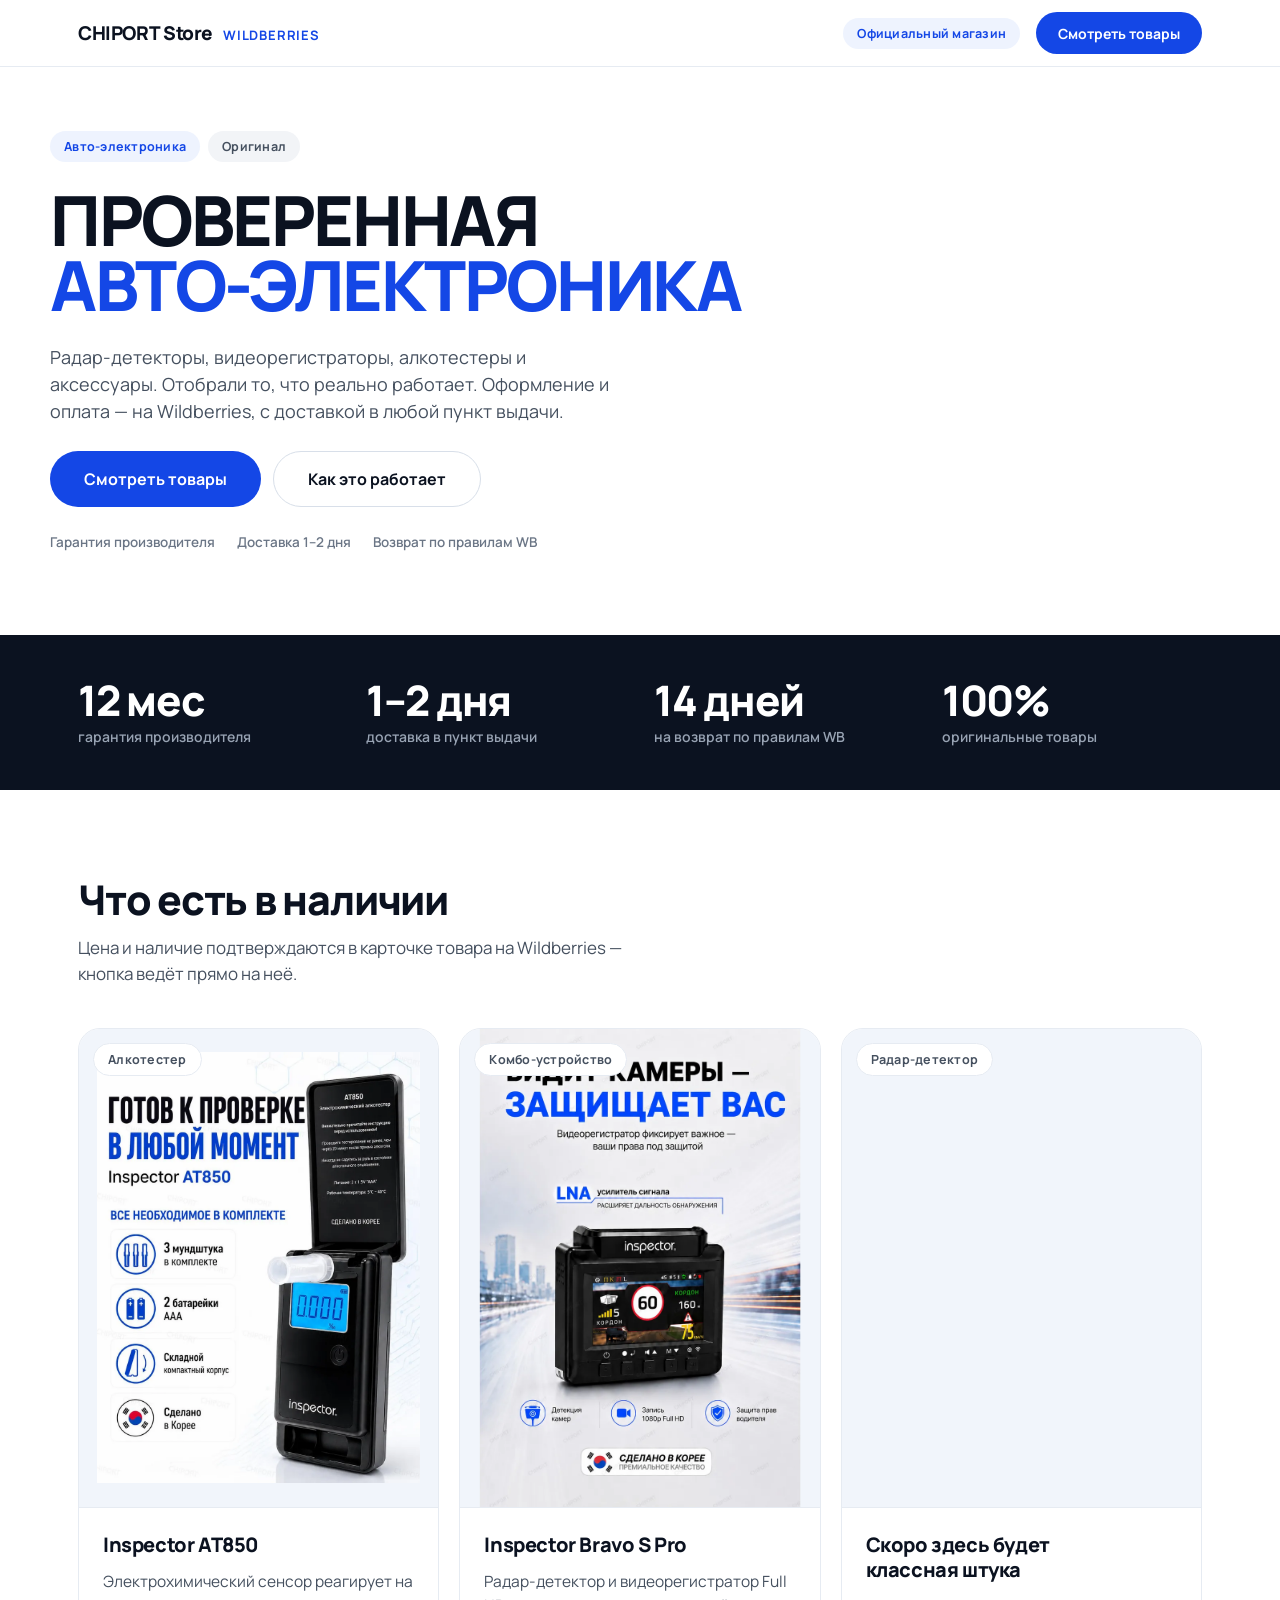
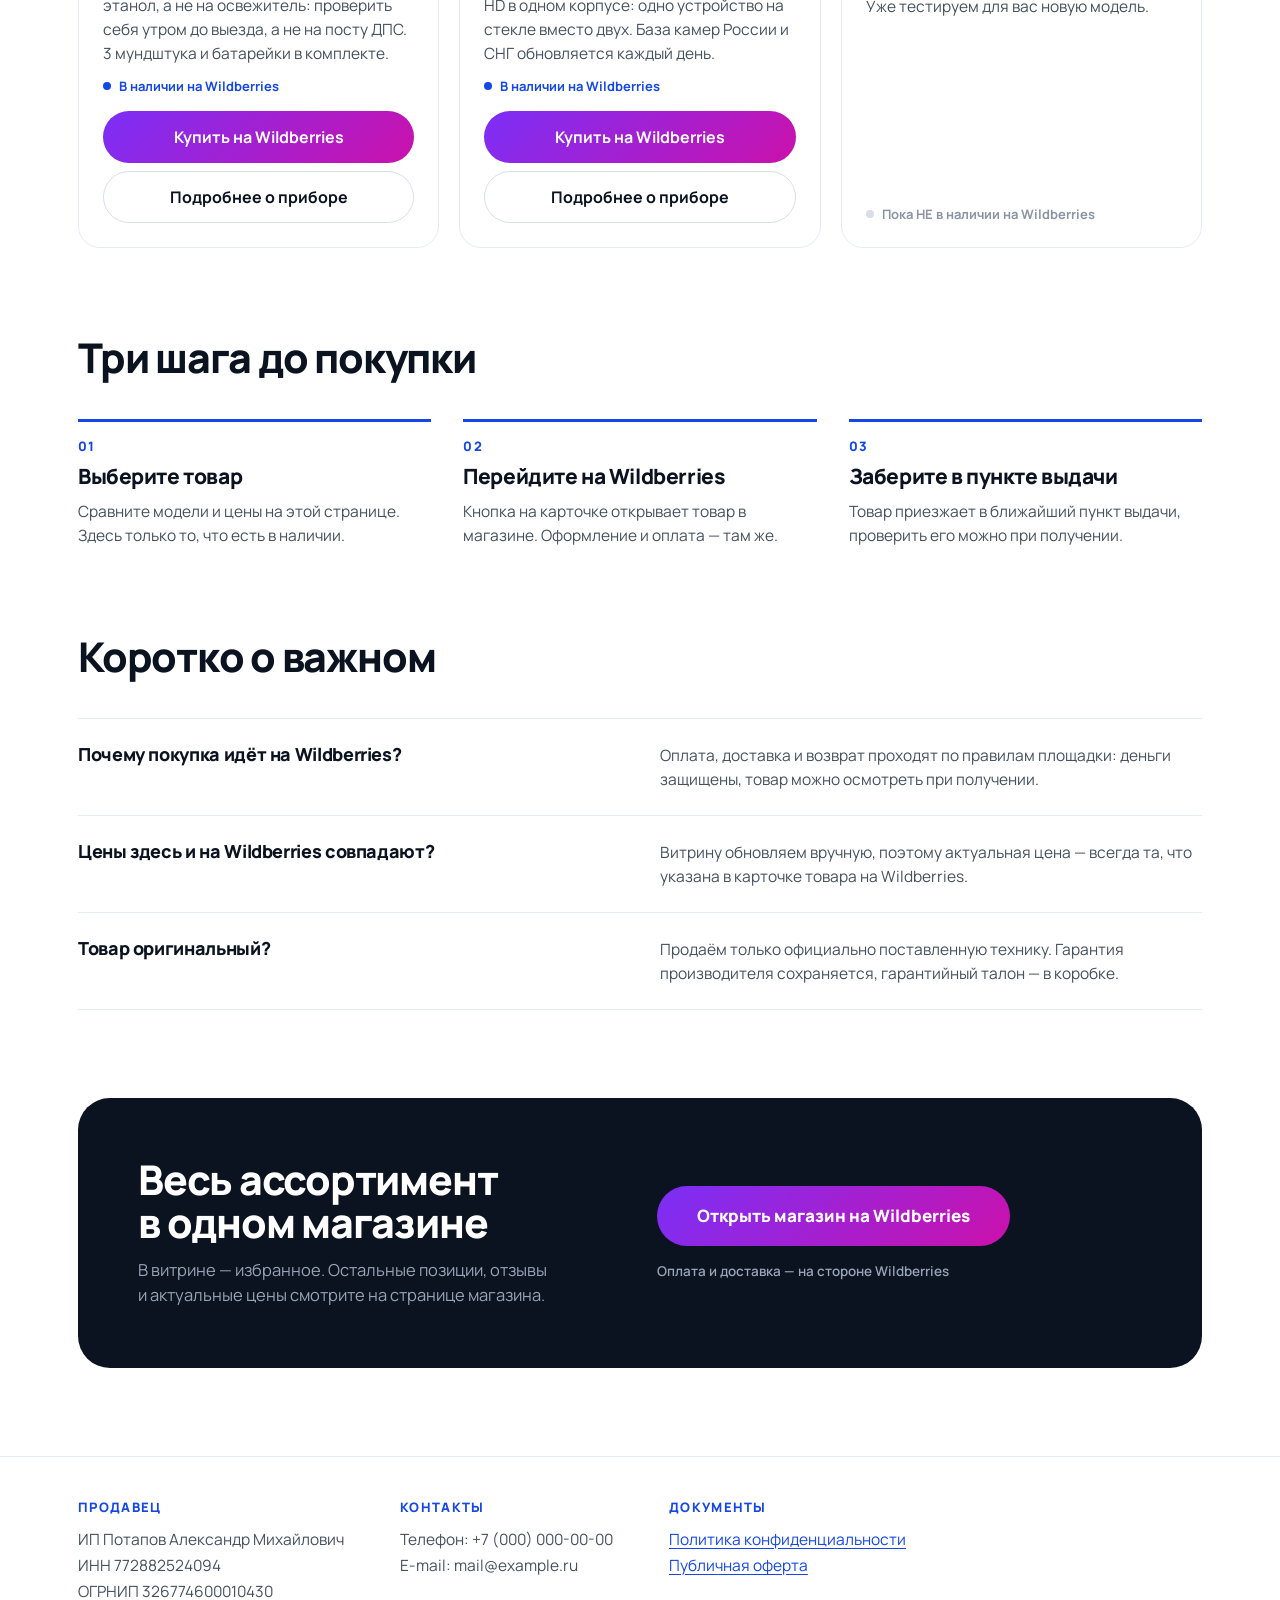
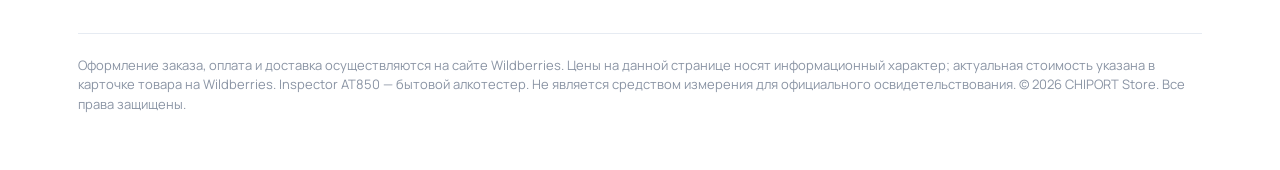
<file: index.html>
<!DOCTYPE html>
<html lang="ru">
<head>
<meta charset="UTF-8">
<meta name="viewport" content="width=device-width, initial-scale=1.0">
<!-- Подтверждение прав на сайт в Яндекс.Вебмастере. Должен лежать именно
     в исходном HTML: робот не выполняет JavaScript, поэтому через диспетчер
     тегов такой тег не работает. Не удалять — права слетят. -->
<meta name="yandex-verification" content="4a5c73cb21da2da2" />
<title>CHIPORT Store автогаджеты: комбо-устройства, радар-детекторы, видеорегистраторы, алкотестеры</title>
<meta name="description" content="Алкотестер Inspector AT850 и комбо-устройство Bravo S Pro — радар-детектор с видеорегистратором. Оформление, оплата и доставка на Wildberries.">
<link rel="canonical" href="https://chiport-store.ru/">
<link rel="icon" href="/assets/favicon.svg" type="image/svg+xml">

<!--
  ┌──────────────────────────────────────────────────────────────────────┐
  │  СТРУКТУРА ПРОЕКТА                                                   │
  │  index.html              — эта страница (витрина)                    │
  │  bravo-s-pro.html        — страница товара Inspector Bravo S Pro     │
  │  css/design-system.css   — дизайн-система бренда, переносимая        │
  │  css/site.css            — каркас всех страниц: шапка, футер, CTA    │
  │  css/vitrina.css         — только каталог и карточка в нём           │
  │  css/product.css         — только страницы товаров                   │
  │  js/analytics.js         — цель Метрики buy_wb, общий для страниц    │
  │                                                                      │
  │  Порядок подключения CSS важен и менять его нельзя:                  │
  │    design-system.css → site.css → стили страницы                     │
  │  Правка на все страницы бренда → site.css,                           │
  │  правка только для витрины     → vitrina.css.                        │
  │                                                                      │
  │  КАК ПОЛЬЗОВАТЬСЯ                                                    │
  │  1. Замените текст в шапке, в герое и в футере (реквизиты ИП/ИНН).   │
  │  2. Полоса цифр под героем — заглушки: сверьте их со своим           │
  │     ассортиментом и условиями магазина перед публикацией.            │
  │  3. На каждой карточке замените: фото, название, описание, цену      │
  │     и ссылку в кнопке (href="..." → ссылка на товар на WB).          │
  │  4. Чтобы получить 3–15 карточек — просто копируйте блок             │
  │     <article class="product">…</article> нужное число раз.           │
  │  5. Вставьте счётчик Яндекс.Метрики (см. блок METRIKA внизу файла)   │
  │     и подставьте её номер в data-ym-counter у тега <body>.           │
  │  6. Заливайте на хостинг папку целиком: index.html, рядом каталоги   │
  │     css/ и assets/. Каталог docs/ на хостинге не нужен.              │
  │                                                                      │
  │  ЧЕК-ЛИСТ ПОД МОДЕРАЦИЮ ЯНДЕКС.ДИРЕКТА (обязательно):                │
  │  • реквизиты продавца (ИП/ООО, ИНН/ОГРН) — в футере;                 │
  │  • рабочие контакты (телефон/почта) — в футере;                      │
  │  • ссылки «Политика конфиденциальности» и «Оферта» — в футере;       │
  │  • реальные товары, названия и цены (не «пустая» страница-редирект). │
  │                                                                      │
  │  ДИЗАЙН-СИСТЕМА                                                      │
  │  Спецификация: docs/DESIGN_SYSTEM.md · правила проекта: CLAUDE.md    │
  │  Правила, которые нельзя нарушать при доработке:                     │
  │  • плоские заливки и один акцент (#1447E6) — кроме кнопок на WB;     │
  │  • никаких эмодзи и рисованных SVG — круг/квадрат/кольцо и цифры;    │
  │  • одна тень на страницу; карточки разделяются границами;            │
  │  • ховер меняет только цвет: без transform, подъёмов и увеличений;   │
  │  • адаптив на auto-fit + clamp(), без медиазапросов на раскладку.    │
  │  Согласованное исключение — градиент WB на кнопках «Купить»          │
  │  и «Открыть магазин»: см. .btn--wb в css/vitrina.css.                │
  └──────────────────────────────────────────────────────────────────────┘
-->

<link rel="preconnect" href="https://fonts.googleapis.com">
<link rel="preconnect" href="https://fonts.gstatic.com" crossorigin>
<link href="https://fonts.googleapis.com/css2?family=Manrope:wght@400;500;600;700;800&display=swap" rel="stylesheet">

<link rel="stylesheet" href="css/design-system.css">
<link rel="stylesheet" href="css/site.css">
<link rel="stylesheet" href="css/vitrina.css">
<script src="js/analytics.js" defer></script>
</head>

<!-- data-ym-counter читает js/analytics.js, чтобы отправить цель buy_wb.
     Номер должен совпадать с id в коде счётчика ниже. -->
<body data-ym-counter="111276442">

  <!-- Yandex.Metrika counter -->
  <script type="text/javascript">
      (function(m,e,t,r,i,k,a){
          m[i]=m[i]||function(){(m[i].a=m[i].a||[]).push(arguments)};
          m[i].l=1*new Date();
          for (var j = 0; j < document.scripts.length; j++) {if (document.scripts[j].src === r) { return; }}
          k=e.createElement(t),a=e.getElementsByTagName(t)[0],k.async=1,k.src=r,a.parentNode.insertBefore(k,a)
      })(window, document,'script','https://mc.yandex.ru/metrika/tag.js?id=111276442', 'ym');

      ym(111276442, 'init', {ssr:true, webvisor:true, clickmap:true, ecommerce:"dataLayer", referrer: document.referrer, url: location.href, accurateTrackBounce:true, trackLinks:true});
  </script>
  <noscript><div><img src="https://mc.yandex.ru/watch/111276442" style="position:absolute; left:-9999px;" alt="" /></div></noscript>
  <!-- /Yandex.Metrika counter -->

  <!-- ШАПКА -->
  <header class="topbar">
    <div class="container topbar__row">
      <div class="brand">
        <span class="brand__name">CHIPORT Store</span>
        <span class="brand__mark">WILDBERRIES</span>
      </div>
      <div class="topbar__side">
        <span class="chip chip--accent">Официальный магазин</span>
        <a class="btn btn--sm" href="#catalog">Смотреть товары</a>
      </div>
    </div>
  </header>

  <!-- ГЕРОЙ -->
  <section class="container hero">
    <div class="hero__text">
      <div class="row row--chips">
        <span class="chip chip--accent">Авто-электроника</span>
        <span class="chip">Оригинал</span>
      </div>
      <h1 class="h1">Проверенная<br><span>авто-электроника</span></h1>
      <p class="lead">Радар-детекторы, видеорегистраторы, алкотестеры и аксессуары. Отобрали то, что реально работает.
        Оформление и оплата — на Wildberries, с доставкой в любой пункт выдачи.</p>
      <div class="row">
        <a class="btn" href="#catalog">Смотреть товары</a>
        <a class="btn btn--ghost" href="#how">Как это работает</a>
      </div>
      <div class="trust">
        <span>Гарантия производителя</span>
        <span>Доставка 1–2 дня</span>
        <span>Возврат по правилам WB</span>
      </div>
    </div>
  </section>

  <!-- ПОЛОСА ЦИФР -->
  <!-- ⬇ заглушки: сверьте цифры со своими условиями перед публикацией -->
  <section class="stats">
    <div class="container stats__grid">
      <div class="stats__item"><span class="stat">12 мес</span><span>гарантия производителя</span></div>
      <div class="stats__item"><span class="stat">1–2 дня</span><span>доставка в пункт выдачи</span></div>
      <div class="stats__item"><span class="stat">14 дней</span><span>на возврат по правилам WB</span></div>
      <div class="stats__item"><span class="stat">100%</span><span>оригинальные товары</span></div>
    </div>
  </section>

  <!-- КАТАЛОГ -->
  <main id="catalog" class="container section">
    <div class="section__head">
      <h2 class="h2">Что есть в наличии</h2>
      <p>Цена и наличие подтверждаются в карточке товара на Wildberries — кнопка ведёт прямо на неё.</p>
    </div>

    <div class="catalog">

      <!-- ═══ INSPECTOR AT850 — единственный товар с реальными данными ═══
           Факты о приборе брать только из CLAUDE.md, ничего не добавлять. -->
      <article class="product">
        <div class="product__media product__media--fit" style="background-image:url('assets/alko-850/1.webp')">
          <span class="chip">Алкотестер</span>
        </div>
        <div class="product__body">
          <h3 class="h4">Inspector AT850</h3>
          <p class="body">Электрохимический сенсор реагирует на этанол, а не на освежитель: проверить
            себя утром до выезда, а не на посту ДПС. 3 мундштука и батарейки в комплекте.</p>
          <div class="product__stock"><span class="mark mark--dot"></span>В наличии на Wildberries</div>
          <!-- ⬇ цены-заглушки из CLAUDE.md, заменить на реальные перед публикацией -->
          <!--<div class="product__price-row">
            <span class="product__price">2 490 ₽</span>
            <span class="product__price-old">3 290 ₽</span>
          </div>-->
          <div class="product__actions">
            <a class="btn btn--wb product__cta buy" href="https://www.wildberries.ru/catalog/1249816737/detail.aspx" target="_blank" rel="noopener" data-nm="1249816737">
              Купить на Wildberries
            </a>
            <a class="btn btn--ghost product__cta" href="/at850.html">Подробнее о приборе</a>
          </div>
        </div>
      </article>

      <!-- ═══ INSPECTOR BRAVO S PRO ═══
           Факты берутся только из карточек продавца в assets/bravo-s-pro/.
           Подробная страница товара — bravo-s-pro.html -->
      <article class="product">
        <div class="product__media" style="background-image:url('assets/bravo-s-pro/1.webp')">
          <span class="chip">Комбо-устройство</span>
        </div>
        <div class="product__body">
          <h3 class="h4">Inspector Bravo S Pro</h3>
          <p class="body">Радар-детектор и видеорегистратор Full HD в одном корпусе: одно устройство
            на стекле вместо двух. База камер России и СНГ обновляется каждый день.</p>
          <div class="product__stock"><span class="mark mark--dot"></span>В наличии на Wildberries</div>
          <!-- ⬇ цену подставить, когда будет известна -->
          <div class="product__actions">
            <a class="btn btn--wb product__cta buy" href="https://www.wildberries.ru/catalog/834114626/detail.aspx" target="_blank" rel="noopener" data-nm="834114626">
              Купить на Wildberries
            </a>
            <a class="btn btn--ghost product__cta" href="/bravo-s-pro.html">Подробнее о приборе</a>
          </div>
        </div>
      </article>
      <!-- ═══════════════════════════════════════════════ -->

      <!-- ═══ КАРТОЧКА-ЗАГЛУШКА (копируйте этот блок целиком) ═══ -->
      <article class="product">
        <!-- Фото: вставьте URL в style="background-image:url('...')" -->
        <div class="product__media" style="background-image:url('')">
          <span class="chip">Радар-детектор</span>
        </div>
        <div class="product__body">
          <h3 class="h4">Скоро здесь будет классная штука</h3>
          <p class="body">Уже тестируем для вас новую модель.</p>
          <div class="product__stock product__stock--soon"><span class="mark mark--dot"></span>Пока НЕ в наличии на Wildberries</div>
          <!-- ⬇ цену подставить, когда будет известна -->

          <!-- ⬇ Кнопка отключена: товара ещё нет на WB, вести на площадку некуда.
                 Когда товар появится — раскомментировать блок целиком и подставить
                 href (ссылка на карточку) и data-nm (артикул, уходит в цель Метрики).
          <div class="product__actions">
            <a class="btn btn--wb product__cta buy" href="ССЫЛКА_НА_WILDBERRIES" target="_blank" rel="noopener" data-nm="0000000">
              Купить на Wildberries
            </a>
          </div>
          -->
        </div>
      </article>
      <!-- ═══════════════════════════════════════════════ -->

    </div>
  </main>

  <!-- КАК КУПИТЬ -->
  <section id="how" class="container section">
    <div class="section__head">
      <h2 class="h2">Три шага до покупки</h2>
    </div>
    <div class="steps">
      <div class="step">
        <span class="label">01</span>
        <span class="step__title">Выберите товар</span>
        <span class="body">Сравните модели и цены на этой странице. Здесь только то, что есть в наличии.</span>
      </div>
      <div class="step">
        <span class="label">02</span>
        <span class="step__title">Перейдите на Wildberries</span>
        <span class="body">Кнопка на карточке открывает товар в магазине. Оформление и оплата — там же.</span>
      </div>
      <div class="step">
        <span class="label">03</span>
        <span class="step__title">Заберите в пункте выдачи</span>
        <span class="body">Товар приезжает в ближайший пункт выдачи, проверить его можно при получении.</span>
      </div>
    </div>
  </section>

  <!-- FAQ -->
  <section class="container section">
    <div class="section__head">
      <h2 class="h2">Коротко о важном</h2>
    </div>
    <div class="faq">
      <div class="faq__row">
        <span class="faq__q">Почему покупка идёт на Wildberries?</span>
        <span class="body">Оплата, доставка и возврат проходят по правилам площадки: деньги защищены,
          товар можно осмотреть при получении.</span>
      </div>
      <div class="faq__row">
        <span class="faq__q">Цены здесь и на Wildberries совпадают?</span>
        <span class="body">Витрину обновляем вручную, поэтому актуальная цена — всегда та,
          что указана в карточке товара на Wildberries.</span>
      </div>
      <div class="faq__row">
        <span class="faq__q">Товар оригинальный?</span>
        <span class="body">Продаём только официально поставленную технику. Гарантия производителя
          сохраняется, гарантийный талон — в коробке.</span>
      </div>
    </div>
  </section>

  <!-- ФИНАЛЬНЫЙ CTA -->
  <section class="container section">
    <div class="cta">
      <div>
        <h2 class="h2">Весь ассортимент<br>в одном магазине</h2>
        <p>В витрине — избранное. Остальные позиции, отзывы и актуальные цены смотрите на странице магазина.</p>
      </div>
      <div class="cta__side">
        <!-- ⬇ href — ссылка на страницу вашего магазина на WB -->
        <a class="btn btn--wb btn--lg" href="https://www.wildberries.ru/seller/250102553" target="_blank" rel="noopener">Открыть магазин на Wildberries</a>
        <span class="cta__note">Оплата и доставка — на стороне Wildberries</span>
      </div>
    </div>
  </section>

  <!-- ФУТЕР / ЮРИДИЧЕСКИЙ БЛОК (нужен для Директа) -->
  <footer class="foot">
    <div class="container">
      <div class="foot__grid">
        <div class="foot__col">
          <span class="label">ПРОДАВЕЦ</span>
          <div>
            ИП Потапов Александр Михайлович<br>
            ИНН 772882524094<br>
            ОГРНИП 326774600010430
          </div>
        </div>
        <div class="foot__col">
          <span class="label">КОНТАКТЫ</span>
          <!-- ⬇ ЗАГЛУШКА: подставить рабочие телефон и почту.
               Без них Яндекс.Директ не пропустит страницу на модерации. -->
          <div>
            Телефон: +7 (000) 000-00-00<br>
            E-mail: mail@example.ru
          </div>
        </div>
        <div class="foot__col">
          <span class="label">ДОКУМЕНТЫ</span>
          <div>
            <a href="#">Политика конфиденциальности</a><br>
            <a href="#">Публичная оферта</a>
          </div>
        </div>
      </div>
      <div class="disclaimer fine">
        Оформление заказа, оплата и доставка осуществляются на сайте Wildberries. Цены на данной странице
        носят информационный характер; актуальная стоимость указана в карточке товара на Wildberries.
        Inspector AT850 — бытовой алкотестер. Не является средством измерения для официального
        освидетельствования.
        © <span id="year"></span> CHIPORT Store. Все права защищены.
      </div>
    </div>
  </footer>

  <!--
  ═══ METRIKA ═══════════════════════════════════════════════════════════
  Счётчик 111276442 стоит в начале <body> — на этой странице и на обеих
  страницах товаров. Номер продублирован в data-ym-counter у <body>:
  оттуда его читает js/analytics.js. При смене счётчика поменять В ОБОИХ
  местах и на всех трёх страницах, иначе цель уйдёт не в тот счётчик.

  В Метрике должна быть создана ЦЕЛЬ типа «JavaScript-событие»
  с идентификатором: buy_wb
  Именно по ней настраиваются автостратегии в Директе (оптимизация
  по клику на кнопку, т.к. сам факт покупки Wildberries не передаёт).
  ═══════════════════════════════════════════════════════════════════════
  -->

</body>
</html>
</file>
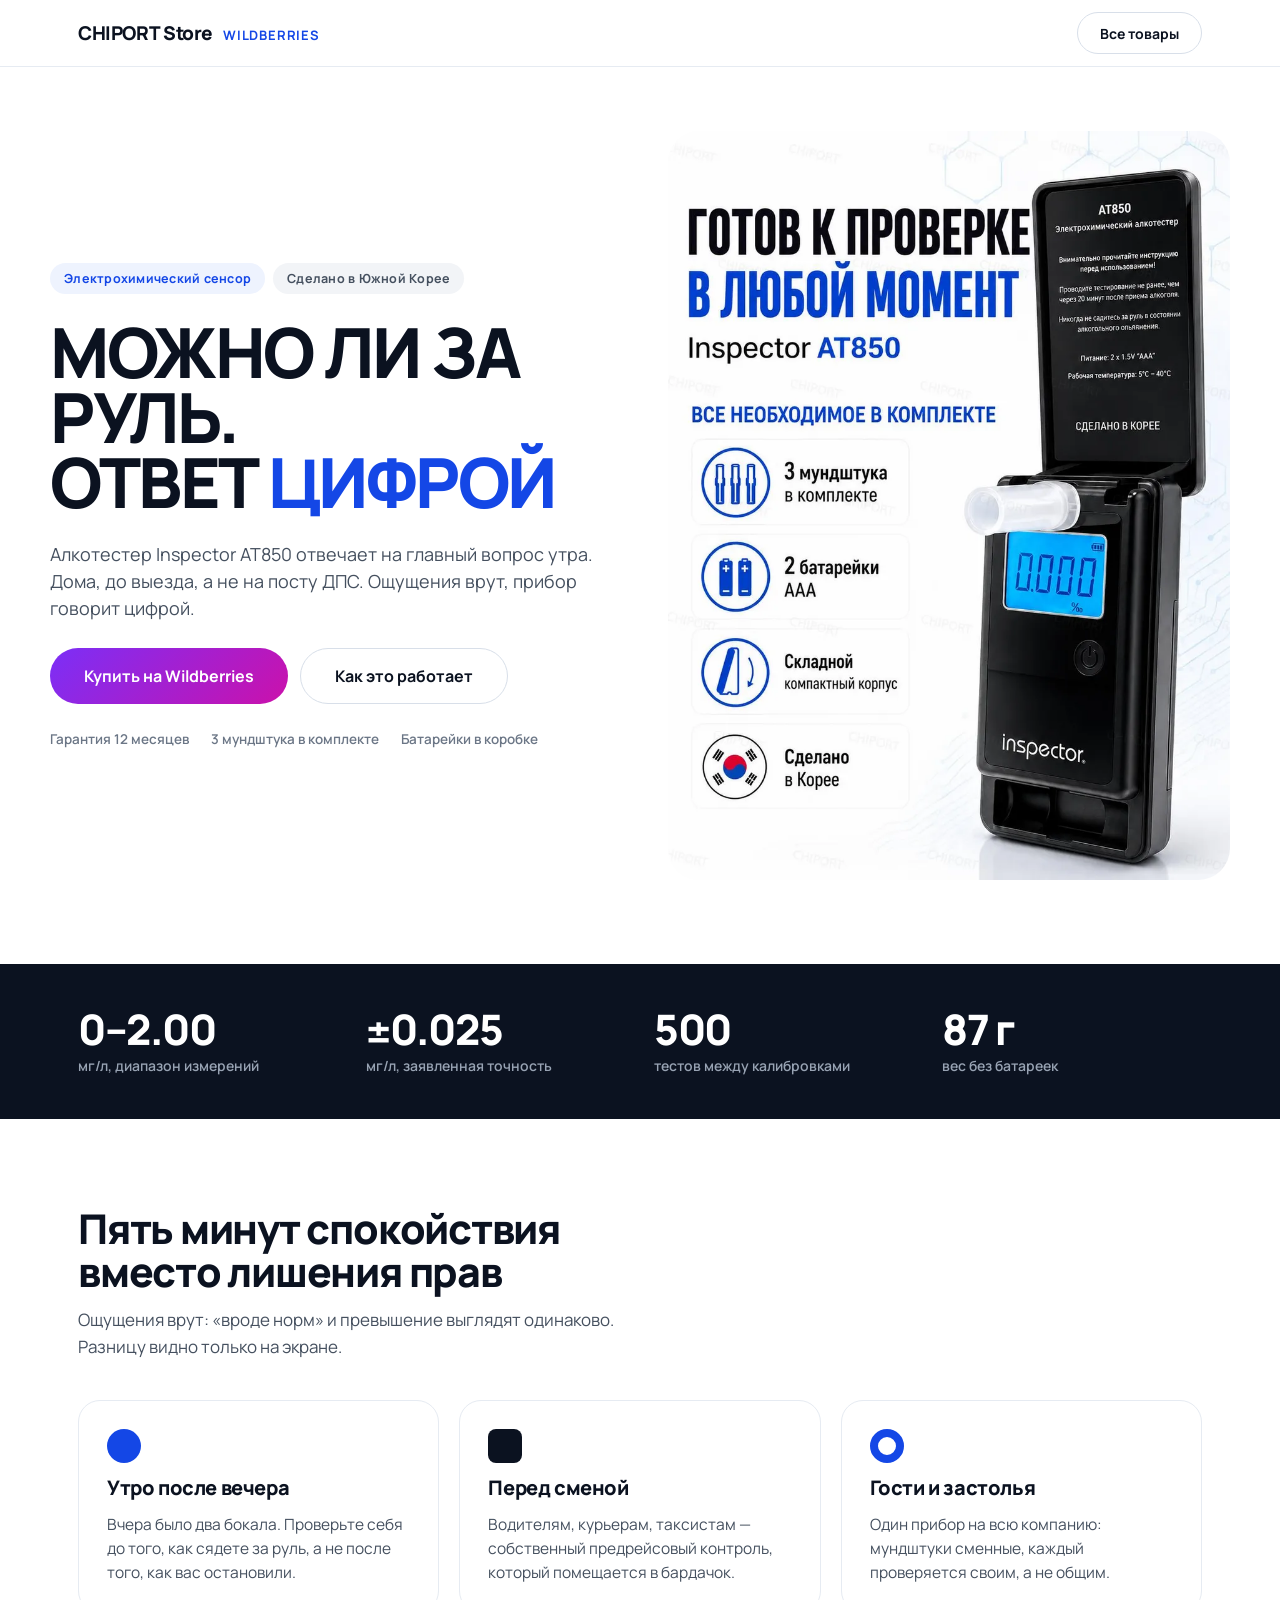
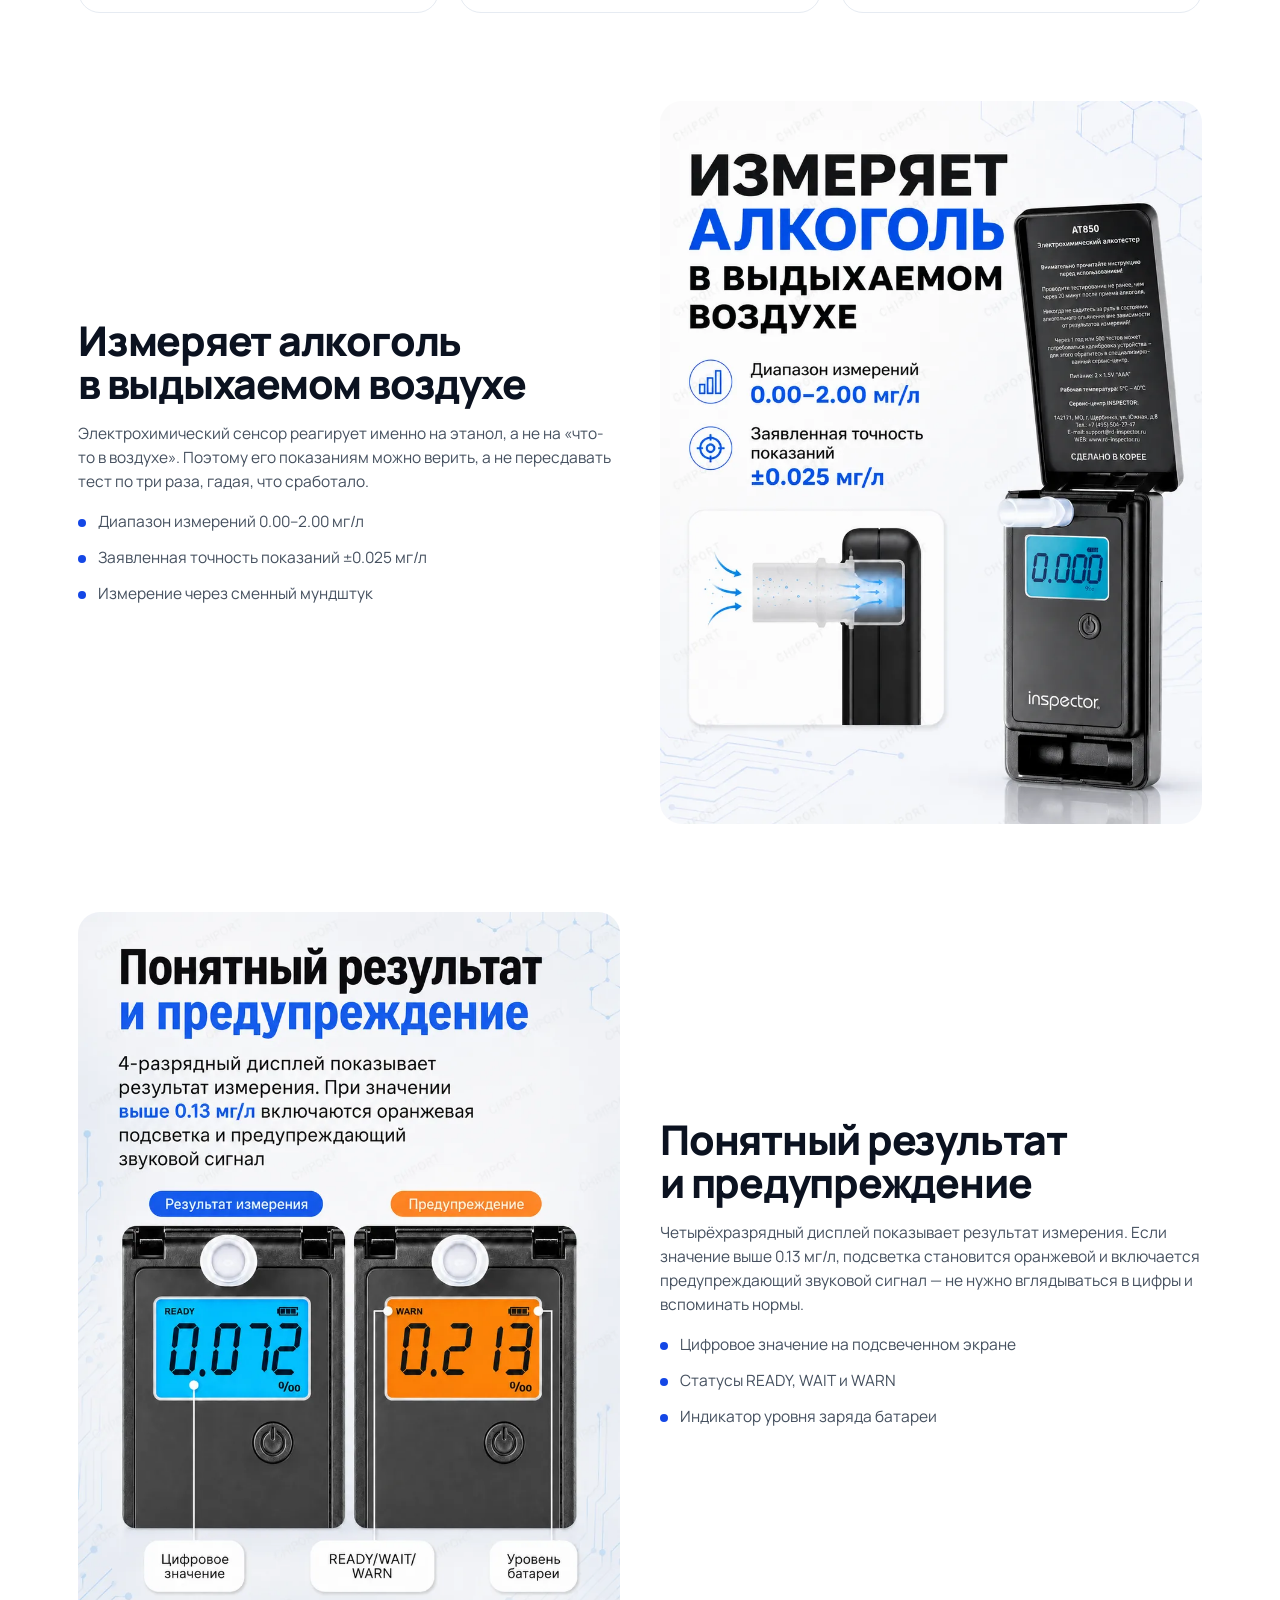
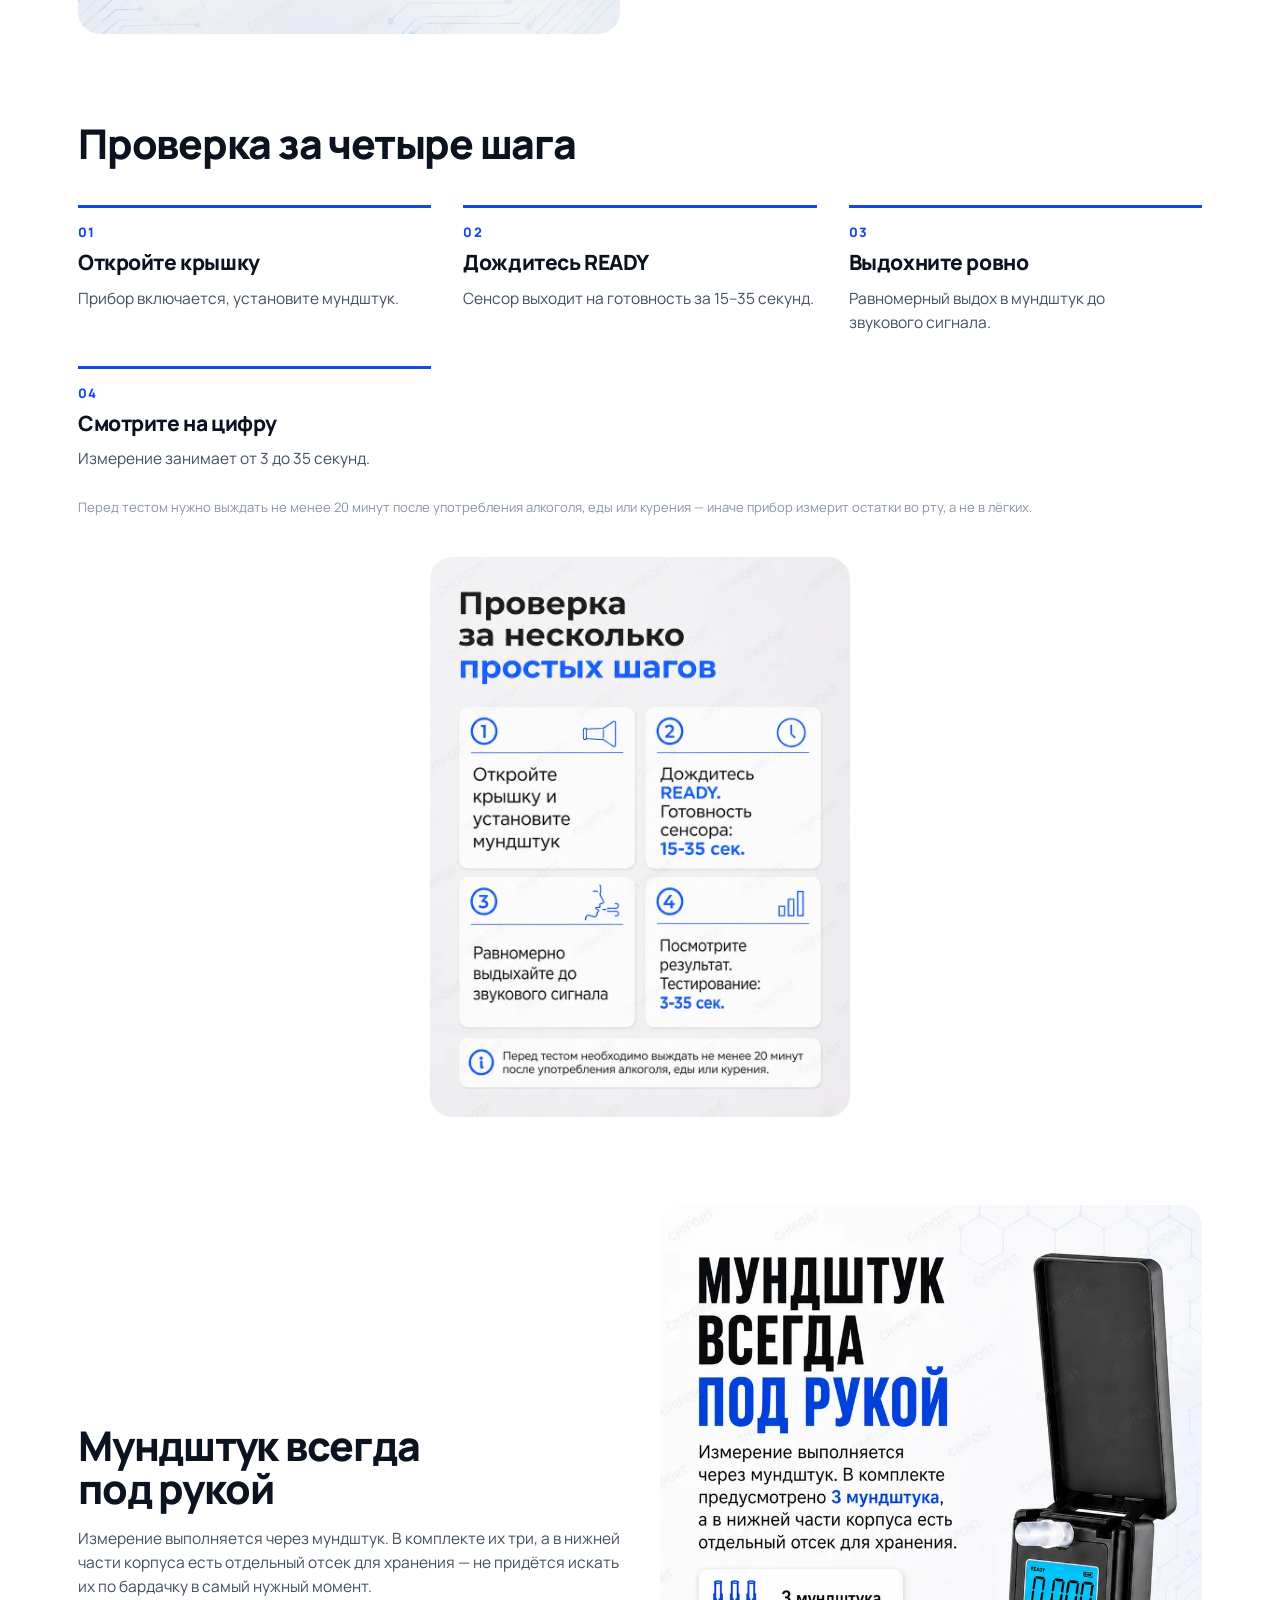
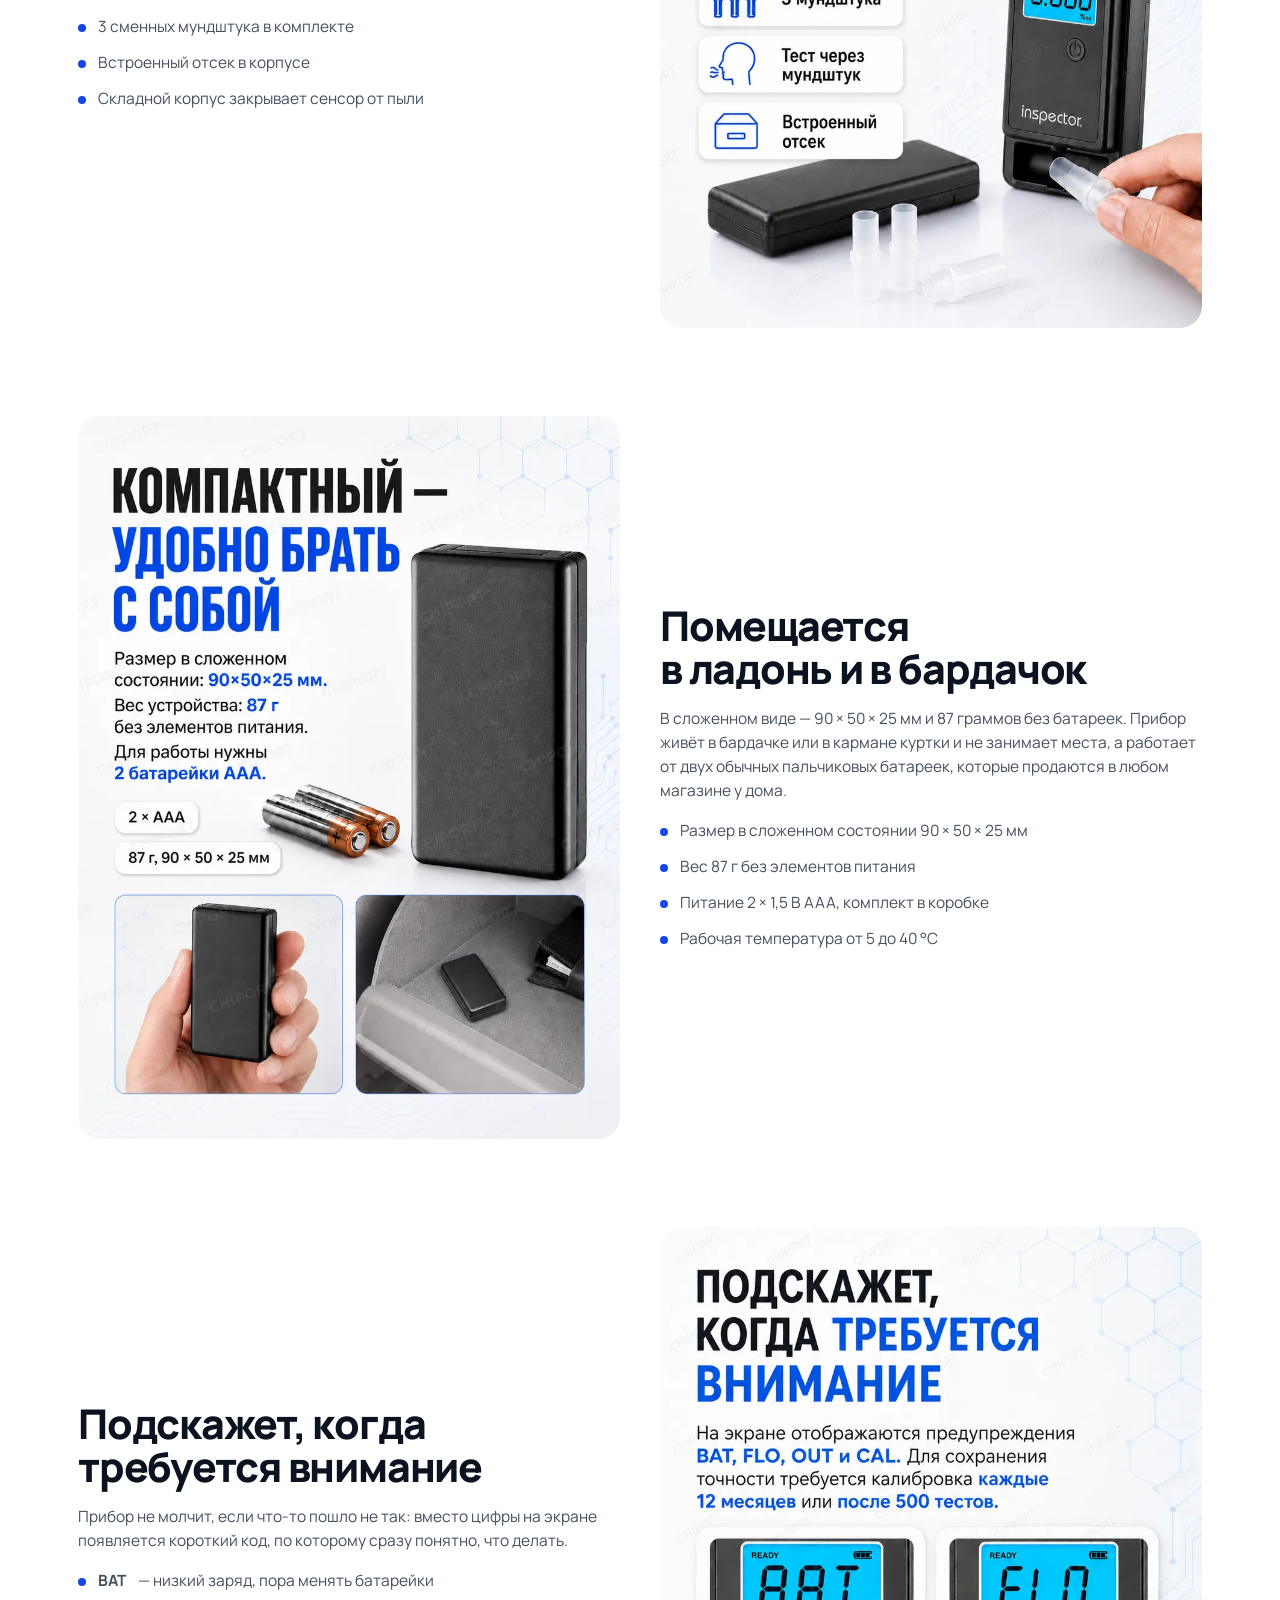
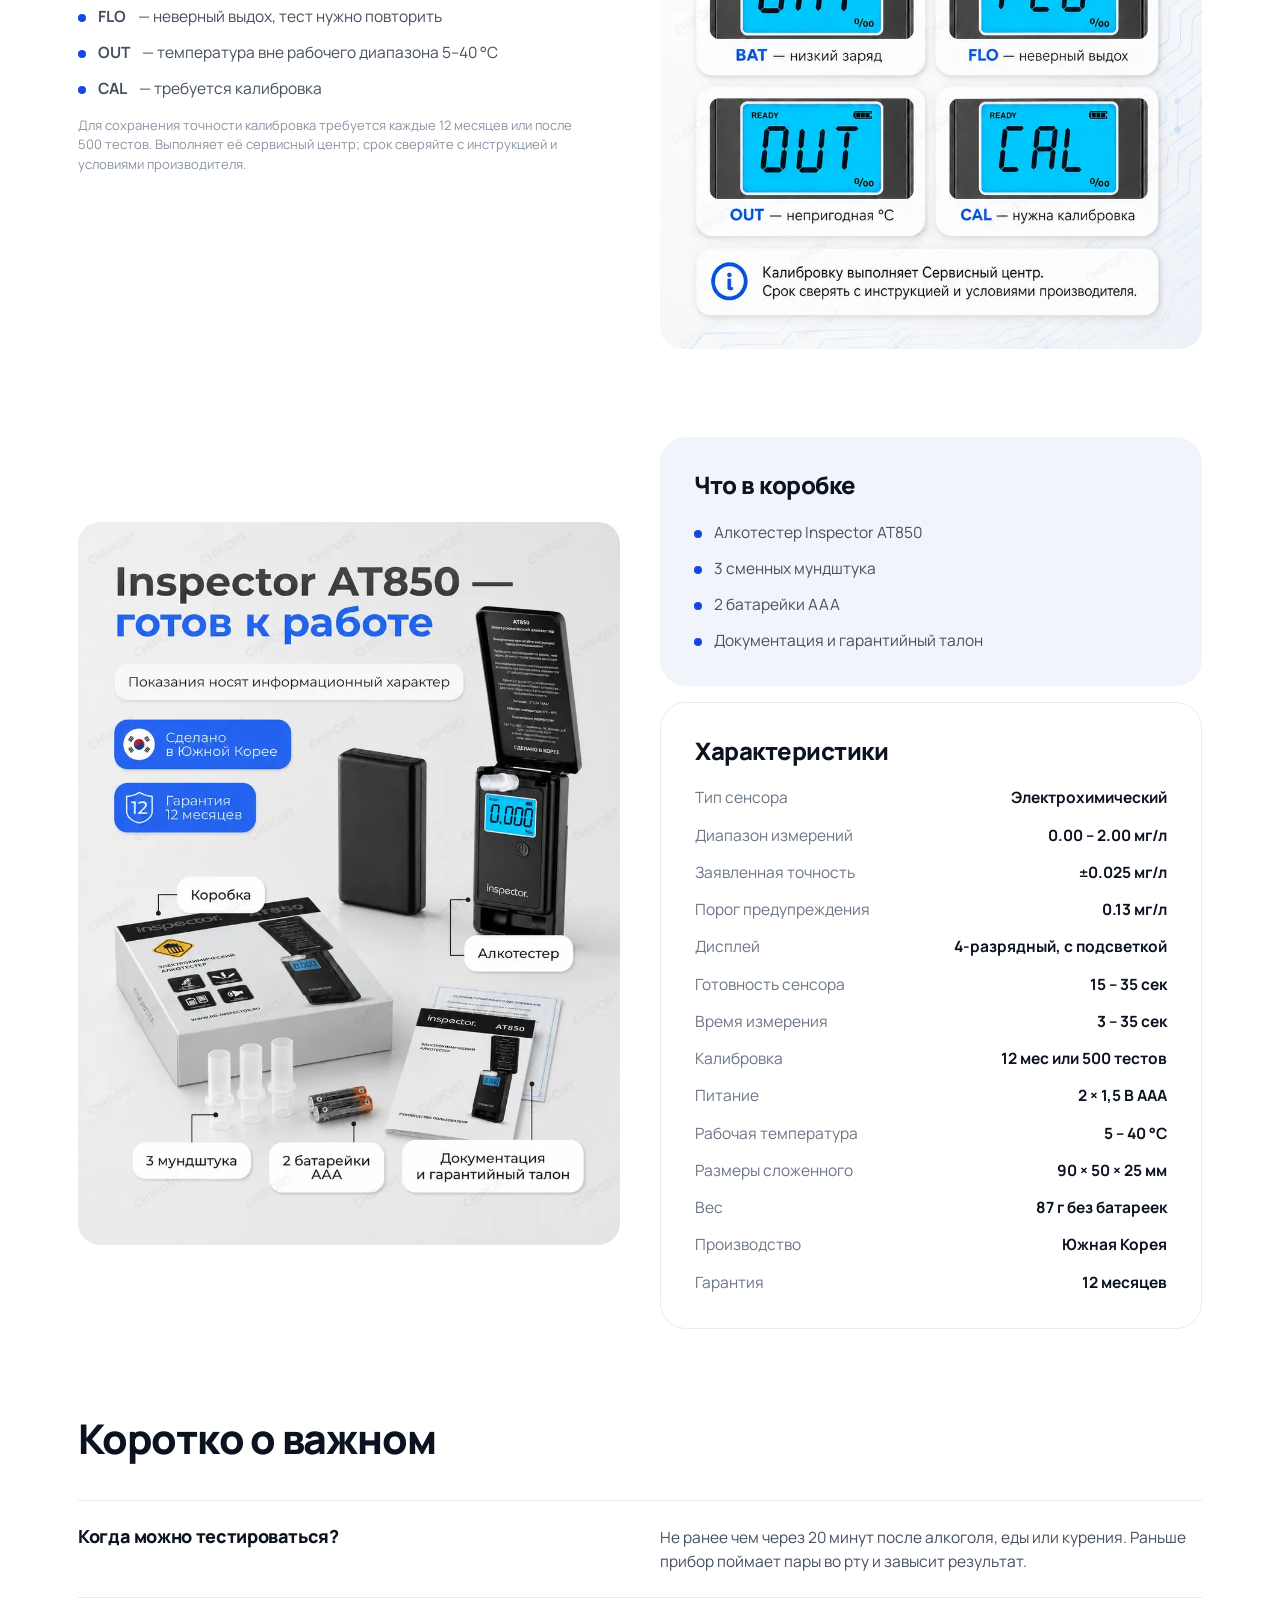
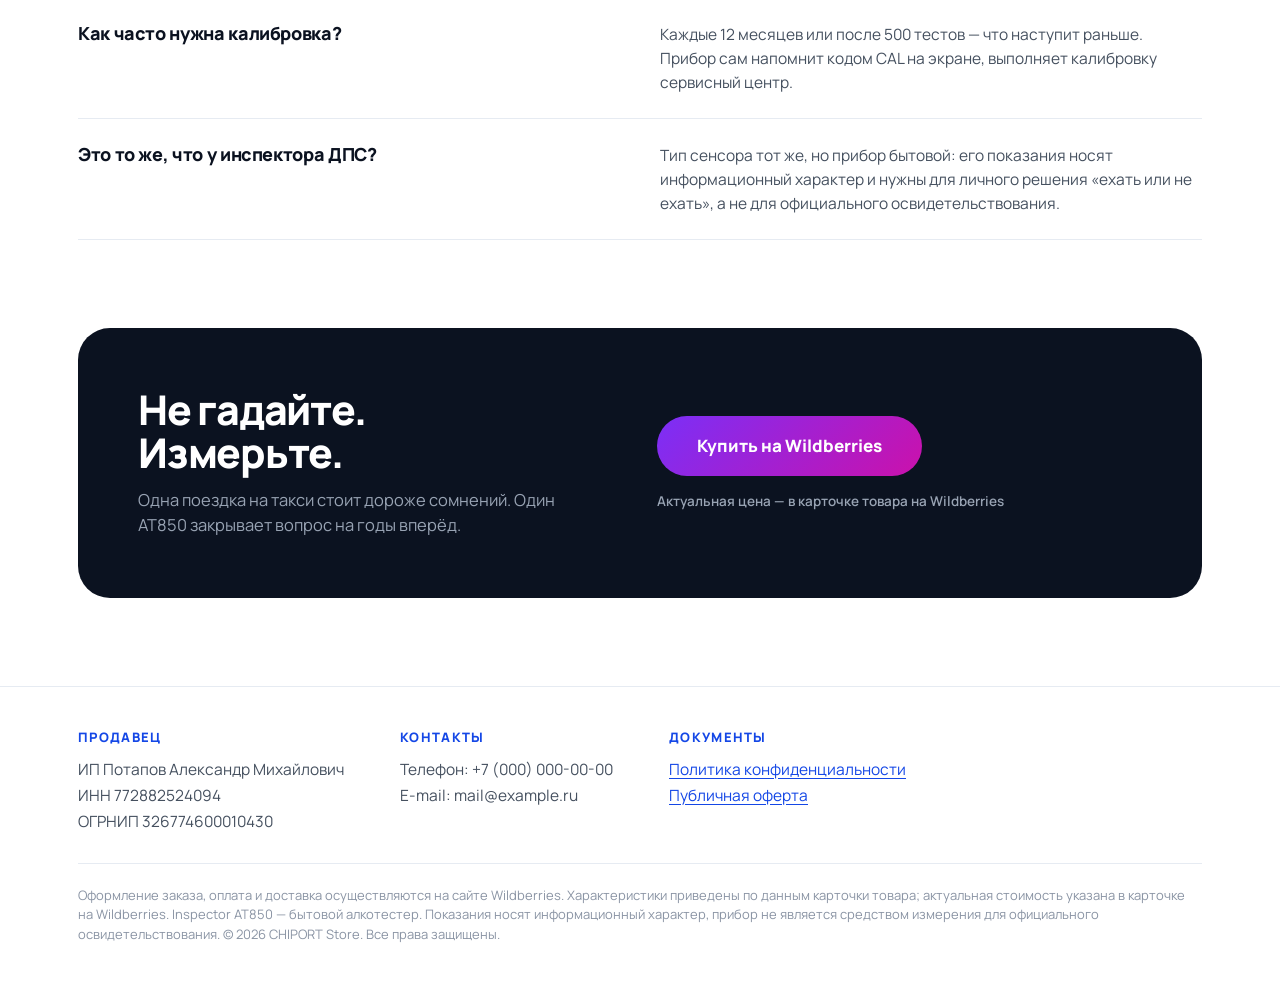
<file: at850.html>
<!DOCTYPE html>
<html lang="ru">
<head>
<meta charset="UTF-8">
<meta name="viewport" content="width=device-width, initial-scale=1.0">
<title>Inspector AT850 — электрохимический алкотестер | CHIPORT Store</title>
<meta name="description" content="Inspector AT850 — бытовой алкотестер с электрохимическим сенсором. Диапазон 0.00–2.00 мг/л, заявленная точность ±0.025 мг/л, предупреждение о превышении, 3 мундштука и батарейки в комплекте. Сделано в Южной Корее.">
<link rel="canonical" href="https://chiport-store.ru/at850.html">
<link rel="icon" href="/assets/favicon.svg" type="image/svg+xml">

<!--
  ┌──────────────────────────────────────────────────────────────────────┐
  │  СТРАНИЦА ТОВАРА                                                     │
  │  Подключение CSS строго в этом порядке:                              │
  │    design-system.css → site.css → product.css                        │
  │                                                                      │
  │  ЗАГЛУШКИ, которые надо заменить перед публикацией:                  │
  │  • контакты в футере — телефон и почта продавца;                     │
  │  • блок цены закомментирован — раскомментировать, когда будет цена;  │
  │  • data-ym-counter у <body> → номер счётчика Метрики.                │
  │                                                                      │
  │  ФАКТЫ О ПРИБОРЕ — только из карточек продавца в assets/alko-850/.   │
  │  Внимание: карточки производителя дают 15–35 сек на прогрев сенсора  │
  │  и 3–35 сек на само измерение. Формулировка «результат за 15 секунд» │
  │  из старого брифа им противоречит и здесь не используется.           │
  └──────────────────────────────────────────────────────────────────────┘
-->

<link rel="preconnect" href="https://fonts.googleapis.com">
<link rel="preconnect" href="https://fonts.gstatic.com" crossorigin>
<link href="https://fonts.googleapis.com/css2?family=Manrope:wght@400;500;600;700;800&display=swap" rel="stylesheet">

<link rel="stylesheet" href="css/design-system.css">
<link rel="stylesheet" href="css/site.css">
<link rel="stylesheet" href="css/product.css">
<script src="js/analytics.js" defer></script>
</head>

<!-- data-ym-counter читает js/analytics.js, чтобы отправить цель buy_wb.
     Номер должен совпадать с id в коде счётчика ниже. -->
<body data-ym-counter="111276442">

  <!-- Yandex.Metrika counter -->
  <script type="text/javascript">
      (function(m,e,t,r,i,k,a){
          m[i]=m[i]||function(){(m[i].a=m[i].a||[]).push(arguments)};
          m[i].l=1*new Date();
          for (var j = 0; j < document.scripts.length; j++) {if (document.scripts[j].src === r) { return; }}
          k=e.createElement(t),a=e.getElementsByTagName(t)[0],k.async=1,k.src=r,a.parentNode.insertBefore(k,a)
      })(window, document,'script','https://mc.yandex.ru/metrika/tag.js?id=111276442', 'ym');

      ym(111276442, 'init', {ssr:true, webvisor:true, clickmap:true, ecommerce:"dataLayer", referrer: document.referrer, url: location.href, accurateTrackBounce:true, trackLinks:true});
  </script>
  <noscript><div><img src="https://mc.yandex.ru/watch/111276442" style="position:absolute; left:-9999px;" alt="" /></div></noscript>
  <!-- /Yandex.Metrika counter -->

  <!-- ШАПКА -->
  <header class="topbar">
    <div class="container topbar__row">
      <a class="brand" href="/">
        <span class="brand__name">CHIPORT Store</span>
        <span class="brand__mark">WILDBERRIES</span>
      </a>
      <div class="topbar__side">
        <a class="btn btn--sm btn--ghost" href="/#catalog">Все товары</a>
      </div>
    </div>
  </header>

  <!-- ГЕРОЙ -->
  <section class="container hero hero--media">
    <div class="hero__text">
      <div class="row row--chips">
        <span class="chip chip--accent">Электрохимический сенсор</span>
        <span class="chip">Сделано в Южной Корее</span>
      </div>
      <h1 class="h1">Можно ли за руль.<br>Ответ <span>цифрой</span></h1>
      <p class="lead">Алкотестер Inspector AT850 отвечает на главный вопрос утра. Дома, до выезда,
        а не на посту ДПС. Ощущения врут, прибор говорит цифрой.</p>

      <!-- ⬇ раскомментировать, когда будет цена
      <div class="row" style="align-items:baseline">
        <span class="price">0 000 ₽</span>
        <span class="price-old">0 000 ₽</span>
      </div>
      -->

      <div class="row">
        <a class="btn btn--wb buy" href="https://www.wildberries.ru/catalog/1249816737/detail.aspx" target="_blank" rel="noopener" data-nm="1249816737">
          Купить на Wildberries
        </a>
        <a class="btn btn--ghost" href="#how">Как это работает</a>
      </div>
      <div class="trust">
        <span>Гарантия 12 месяцев</span>
        <span>3 мундштука в комплекте</span>
        <span>Батарейки в коробке</span>
      </div>
    </div>
    <div class="media">
      <img src="assets/alko-850/1.webp" alt="Алкотестер Inspector AT850" width="900" height="1200">
    </div>
  </section>

  <!-- ПОЛОСА ЦИФР -->
  <section class="stats">
    <div class="container stats__grid">
      <div class="stats__item"><span class="stat">0–2.00</span><span>мг/л, диапазон измерений</span></div>
      <div class="stats__item"><span class="stat">±0.025</span><span>мг/л, заявленная точность</span></div>
      <div class="stats__item"><span class="stat">500</span><span>тестов между калибровками</span></div>
      <div class="stats__item"><span class="stat">87 г</span><span>вес без батареек</span></div>
    </div>
  </section>

  <!-- БЫТОВЫЕ СИТУАЦИИ -->
  <section class="container section">
    <div class="section__head">
      <h2 class="h2">Пять минут спокойствия<br>вместо лишения прав</h2>
      <p>Ощущения врут: «вроде норм» и превышение выглядят одинаково. Разницу видно только на экране.</p>
    </div>
    <div class="grid">
      <div class="card">
        <span class="mark mark--dot"></span>
        <span class="h4">Утро после вечера</span>
        <span class="body">Вчера было два бокала. Проверьте себя до того, как сядете за руль,
          а не после того, как вас остановили.</span>
      </div>
      <div class="card">
        <span class="mark mark--square"></span>
        <span class="h4">Перед сменой</span>
        <span class="body">Водителям, курьерам, таксистам — собственный предрейсовый контроль,
          который помещается в бардачок.</span>
      </div>
      <div class="card">
        <span class="mark mark--ring"></span>
        <span class="h4">Гости и застолья</span>
        <span class="body">Один прибор на всю компанию: мундштуки сменные, каждый проверяется
          своим, а не общим.</span>
      </div>
    </div>
  </section>

  <!-- ИЗМЕРЕНИЕ -->
  <section class="container section">
    <div class="split">
      <div class="split__text">
        <h2 class="h2">Измеряет алкоголь<br>в выдыхаемом воздухе</h2>
        <p class="body">Электрохимический сенсор реагирует именно на этанол, а не на «что-то
          в воздухе». Поэтому его показаниям можно верить, а не пересдавать тест по три раза,
          гадая, что сработало.</p>
        <ul class="facts">
          <li>Диапазон измерений 0.00–2.00 мг/л</li>
          <li>Заявленная точность показаний ±0.025 мг/л</li>
          <li>Измерение через сменный мундштук</li>
        </ul>
      </div>
      <div class="media media--card">
        <img src="assets/alko-850/2.webp" alt="Диапазон измерений и точность алкотестера" width="900" height="1200" loading="lazy">
      </div>
    </div>
  </section>

  <!-- ДИСПЛЕЙ И ПРЕДУПРЕЖДЕНИЕ -->
  <section class="container section">
    <div class="split split--flip">
      <div class="split__text">
        <h2 class="h2">Понятный результат<br>и предупреждение</h2>
        <p class="body">Четырёхразрядный дисплей показывает результат измерения. Если значение
          выше 0.13 мг/л, подсветка становится оранжевой и включается предупреждающий
          звуковой сигнал — не нужно вглядываться в цифры и вспоминать нормы.</p>
        <ul class="facts">
          <li>Цифровое значение на подсвеченном экране</li>
          <li>Статусы READY, WAIT и WARN</li>
          <li>Индикатор уровня заряда батареи</li>
        </ul>
      </div>
      <div class="media media--card">
        <img src="assets/alko-850/3.webp" alt="Дисплей алкотестера: результат измерения и предупреждение" width="900" height="1200" loading="lazy">
      </div>
    </div>
  </section>

  <!-- ШАГИ -->
  <section id="how" class="container section">
    <div class="section__head">
      <h2 class="h2">Проверка за четыре шага</h2>
    </div>
    <div class="steps">
      <div class="step">
        <span class="label">01</span>
        <span class="step__title">Откройте крышку</span>
        <span class="body">Прибор включается, установите мундштук.</span>
      </div>
      <div class="step">
        <span class="label">02</span>
        <span class="step__title">Дождитесь READY</span>
        <span class="body">Сенсор выходит на готовность за 15–35 секунд.</span>
      </div>
      <div class="step">
        <span class="label">03</span>
        <span class="step__title">Выдохните ровно</span>
        <span class="body">Равномерный выдох в мундштук до звукового сигнала.</span>
      </div>
      <div class="step">
        <span class="label">04</span>
        <span class="step__title">Смотрите на цифру</span>
        <span class="body">Измерение занимает от 3 до 35 секунд.</span>
      </div>
    </div>
    <p class="fine" style="margin-top:28px">Перед тестом нужно выждать не менее 20 минут после
      употребления алкоголя, еды или курения — иначе прибор измерит остатки во рту, а не в лёгких.</p>
    <div class="media media--card media--narrow" style="margin-top:40px">
      <img src="assets/alko-850/4.webp" alt="Порядок проверки на алкотестере" width="900" height="1200" loading="lazy">
    </div>
  </section>

  <!-- МУНДШТУКИ -->
  <section class="container section">
    <div class="split">
      <div class="split__text">
        <h2 class="h2">Мундштук всегда<br>под рукой</h2>
        <p class="body">Измерение выполняется через мундштук. В комплекте их три, а в нижней части
          корпуса есть отдельный отсек для хранения — не придётся искать их по бардачку
          в самый нужный момент.</p>
        <ul class="facts">
          <li>3 сменных мундштука в комплекте</li>
          <li>Встроенный отсек в корпусе</li>
          <li>Складной корпус закрывает сенсор от пыли</li>
        </ul>
      </div>
      <div class="media media--card">
        <img src="assets/alko-850/5.webp" alt="Мундштуки и встроенный отсек для их хранения" width="900" height="1200" loading="lazy">
      </div>
    </div>
  </section>

  <!-- КОМПАКТНОСТЬ -->
  <section class="container section">
    <div class="split split--flip">
      <div class="split__text">
        <h2 class="h2">Помещается<br>в ладонь и в бардачок</h2>
        <p class="body">В сложенном виде — 90 × 50 × 25 мм и 87 граммов без батареек. Прибор живёт
          в бардачке или в кармане куртки и не занимает места, а работает от двух обычных
          пальчиковых батареек, которые продаются в любом магазине у дома.</p>
        <ul class="facts">
          <li>Размер в сложенном состоянии 90 × 50 × 25 мм</li>
          <li>Вес 87 г без элементов питания</li>
          <li>Питание 2 × 1,5 В AAA, комплект в коробке</li>
          <li>Рабочая температура от 5 до 40 °C</li>
        </ul>
      </div>
      <div class="media media--card">
        <img src="assets/alko-850/6.webp" alt="Компактный складной корпус алкотестера в ладони" width="900" height="1200" loading="lazy">
      </div>
    </div>
  </section>

  <!-- ПРЕДУПРЕЖДЕНИЯ И КАЛИБРОВКА -->
  <section class="container section">
    <div class="split">
      <div class="split__text">
        <h2 class="h2">Подскажет, когда<br>требуется внимание</h2>
        <p class="body">Прибор не молчит, если что-то пошло не так: вместо цифры на экране
          появляется короткий код, по которому сразу понятно, что делать.</p>
        <ul class="facts">
          <li><b>BAT</b> — низкий заряд, пора менять батарейки</li>
          <li><b>FLO</b> — неверный выдох, тест нужно повторить</li>
          <li><b>OUT</b> — температура вне рабочего диапазона 5–40 °C</li>
          <li><b>CAL</b> — требуется калибровка</li>
        </ul>
        <p class="fine">Для сохранения точности калибровка требуется каждые 12 месяцев или после
          500 тестов. Выполняет её сервисный центр; срок сверяйте с инструкцией
          и условиями производителя.</p>
      </div>
      <div class="media media--card">
        <img src="assets/alko-850/7.webp" alt="Коды предупреждений на экране алкотестера" width="900" height="1200" loading="lazy">
      </div>
    </div>
  </section>

  <!-- КОМПЛЕКТАЦИЯ И ХАРАКТЕРИСТИКИ -->
  <section id="specs" class="container section">
    <div class="split split--flip">
      <div class="split__text" style="align-self:start;width:100%">
        <div class="panel" style="width:100%">
          <span class="h3">Что в коробке</span>
          <ul class="facts" style="margin-top:20px">
            <li>Алкотестер Inspector AT850</li>
            <li>3 сменных мундштука</li>
            <li>2 батарейки AAA</li>
            <li>Документация и гарантийный талон</li>
          </ul>
        </div>
        <div class="panel panel--outlined" style="width:100%">
          <span class="h3">Характеристики</span>
          <div class="specs" style="margin-top:20px">
            <span class="specs__key">Тип сенсора</span><span class="specs__val">Электрохимический</span>
            <span class="specs__key">Диапазон измерений</span><span class="specs__val">0.00 – 2.00 мг/л</span>
            <span class="specs__key">Заявленная точность</span><span class="specs__val">±0.025 мг/л</span>
            <span class="specs__key">Порог предупреждения</span><span class="specs__val">0.13 мг/л</span>
            <span class="specs__key">Дисплей</span><span class="specs__val">4-разрядный, с подсветкой</span>
            <span class="specs__key">Готовность сенсора</span><span class="specs__val">15 – 35 сек</span>
            <span class="specs__key">Время измерения</span><span class="specs__val">3 – 35 сек</span>
            <span class="specs__key">Калибровка</span><span class="specs__val">12 мес или 500 тестов</span>
            <span class="specs__key">Питание</span><span class="specs__val">2 × 1,5 В AAA</span>
            <span class="specs__key">Рабочая температура</span><span class="specs__val">5 – 40 °C</span>
            <span class="specs__key">Размеры сложенного</span><span class="specs__val">90 × 50 × 25 мм</span>
            <span class="specs__key">Вес</span><span class="specs__val">87 г без батареек</span>
            <span class="specs__key">Производство</span><span class="specs__val">Южная Корея</span>
            <span class="specs__key">Гарантия</span><span class="specs__val">12 месяцев</span>
          </div>
        </div>
      </div>
      <div class="media media--card">
        <img src="assets/alko-850/8.webp" alt="Комплектация алкотестера Inspector AT850" width="900" height="1200" loading="lazy">
      </div>
    </div>
  </section>

  <!-- FAQ -->
  <section class="container section">
    <div class="section__head">
      <h2 class="h2">Коротко о важном</h2>
    </div>
    <div class="faq">
      <div class="faq__row">
        <span class="faq__q">Когда можно тестироваться?</span>
        <span class="body">Не ранее чем через 20 минут после алкоголя, еды или курения. Раньше прибор
          поймает пары во рту и завысит результат.</span>
      </div>
      <div class="faq__row">
        <span class="faq__q">Как часто нужна калибровка?</span>
        <span class="body">Каждые 12 месяцев или после 500 тестов — что наступит раньше. Прибор сам
          напомнит кодом CAL на экране, выполняет калибровку сервисный центр.</span>
      </div>
      <div class="faq__row">
        <span class="faq__q">Это то же, что у инспектора ДПС?</span>
        <span class="body">Тип сенсора тот же, но прибор бытовой: его показания носят информационный
          характер и нужны для личного решения «ехать или не ехать», а не для официального
          освидетельствования.</span>
      </div>
    </div>
  </section>

  <!-- ФИНАЛЬНЫЙ CTA -->
  <section class="container section">
    <div class="cta">
      <div>
        <h2 class="h2">Не гадайте.<br>Измерьте.</h2>
        <p>Одна поездка на такси стоит дороже сомнений. Один AT850 закрывает вопрос
          на годы вперёд.</p>
      </div>
      <div class="cta__side">
        <a class="btn btn--wb btn--lg buy" href="https://www.wildberries.ru/catalog/1249816737/detail.aspx" target="_blank" rel="noopener" data-nm="1249816737">
          Купить на Wildberries
        </a>
        <span class="cta__note">Актуальная цена — в карточке товара на Wildberries</span>
      </div>
    </div>
  </section>

  <!-- ФУТЕР / ЮРИДИЧЕСКИЙ БЛОК -->
  <footer class="foot">
    <div class="container">
      <div class="foot__grid">
        <div class="foot__col">
          <span class="label">ПРОДАВЕЦ</span>
          <div>
            ИП Потапов Александр Михайлович<br>
            ИНН 772882524094<br>
            ОГРНИП 326774600010430
          </div>
        </div>
        <div class="foot__col">
          <span class="label">КОНТАКТЫ</span>
          <!-- ⬇ ЗАГЛУШКА: подставить рабочие телефон и почту.
               Без них Яндекс.Директ не пропустит страницу на модерации. -->
          <div>
            Телефон: +7 (000) 000-00-00<br>
            E-mail: mail@example.ru
          </div>
        </div>
        <div class="foot__col">
          <span class="label">ДОКУМЕНТЫ</span>
          <div>
            <a href="#">Политика конфиденциальности</a><br>
            <a href="#">Публичная оферта</a>
          </div>
        </div>
      </div>
      <div class="disclaimer fine">
        Оформление заказа, оплата и доставка осуществляются на сайте Wildberries. Характеристики
        приведены по данным карточки товара; актуальная стоимость указана в карточке на Wildberries.
        Inspector AT850 — бытовой алкотестер. Показания носят информационный характер, прибор
        не является средством измерения для официального освидетельствования.
        © <span id="year"></span> CHIPORT Store. Все права защищены.
      </div>
    </div>
  </footer>

</body>
</html>
</file>
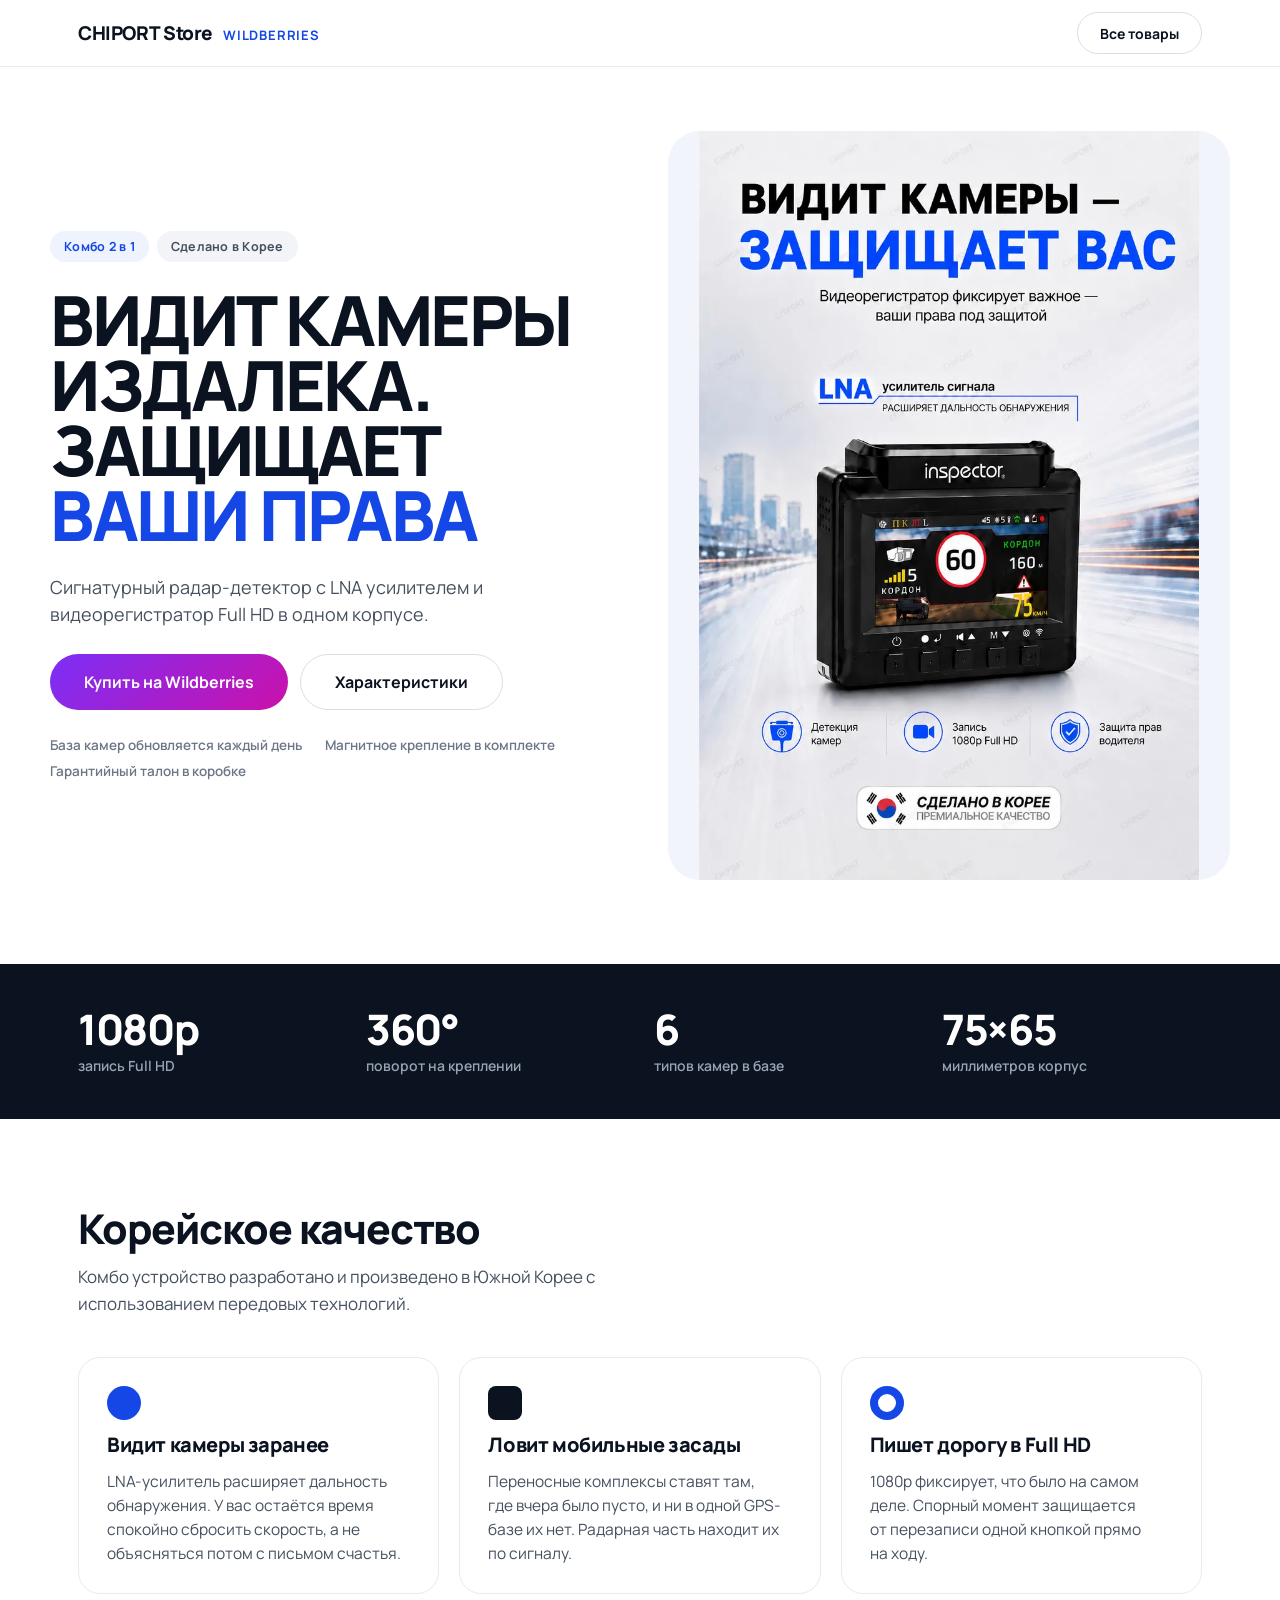
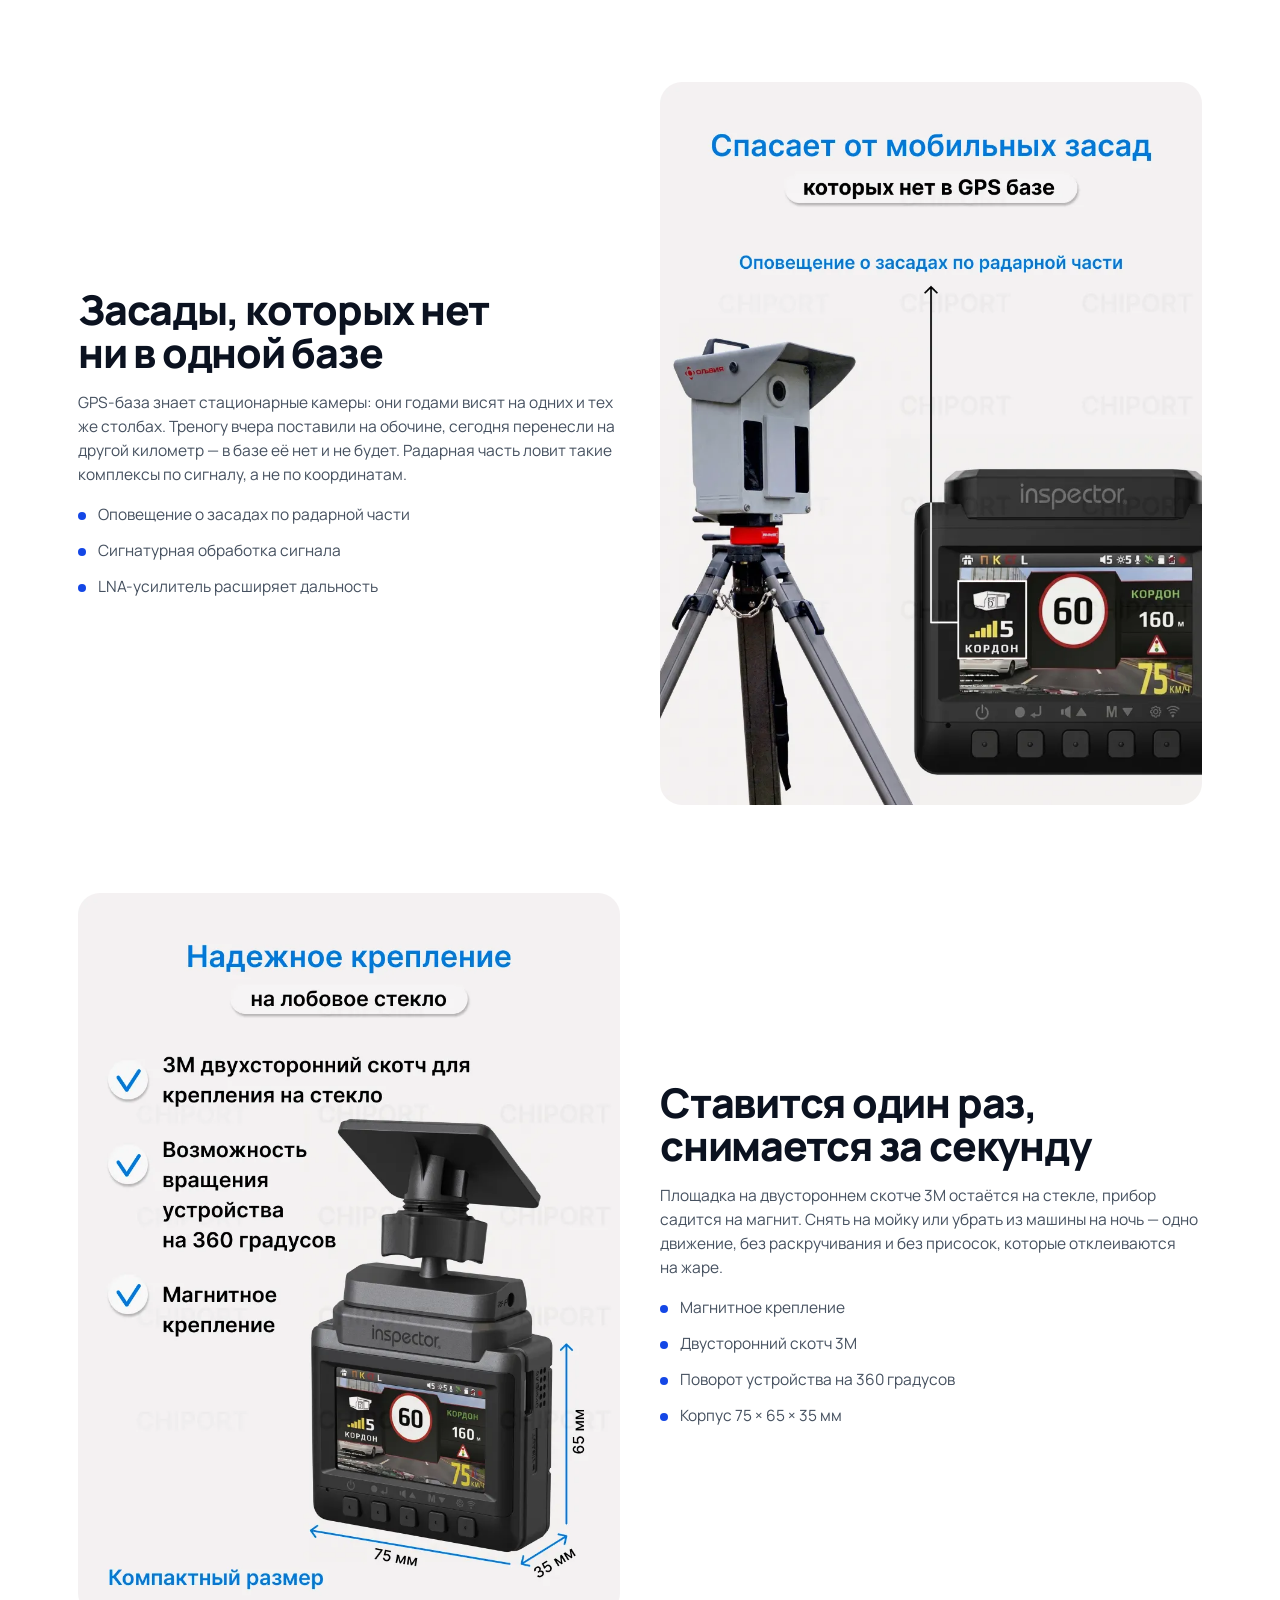
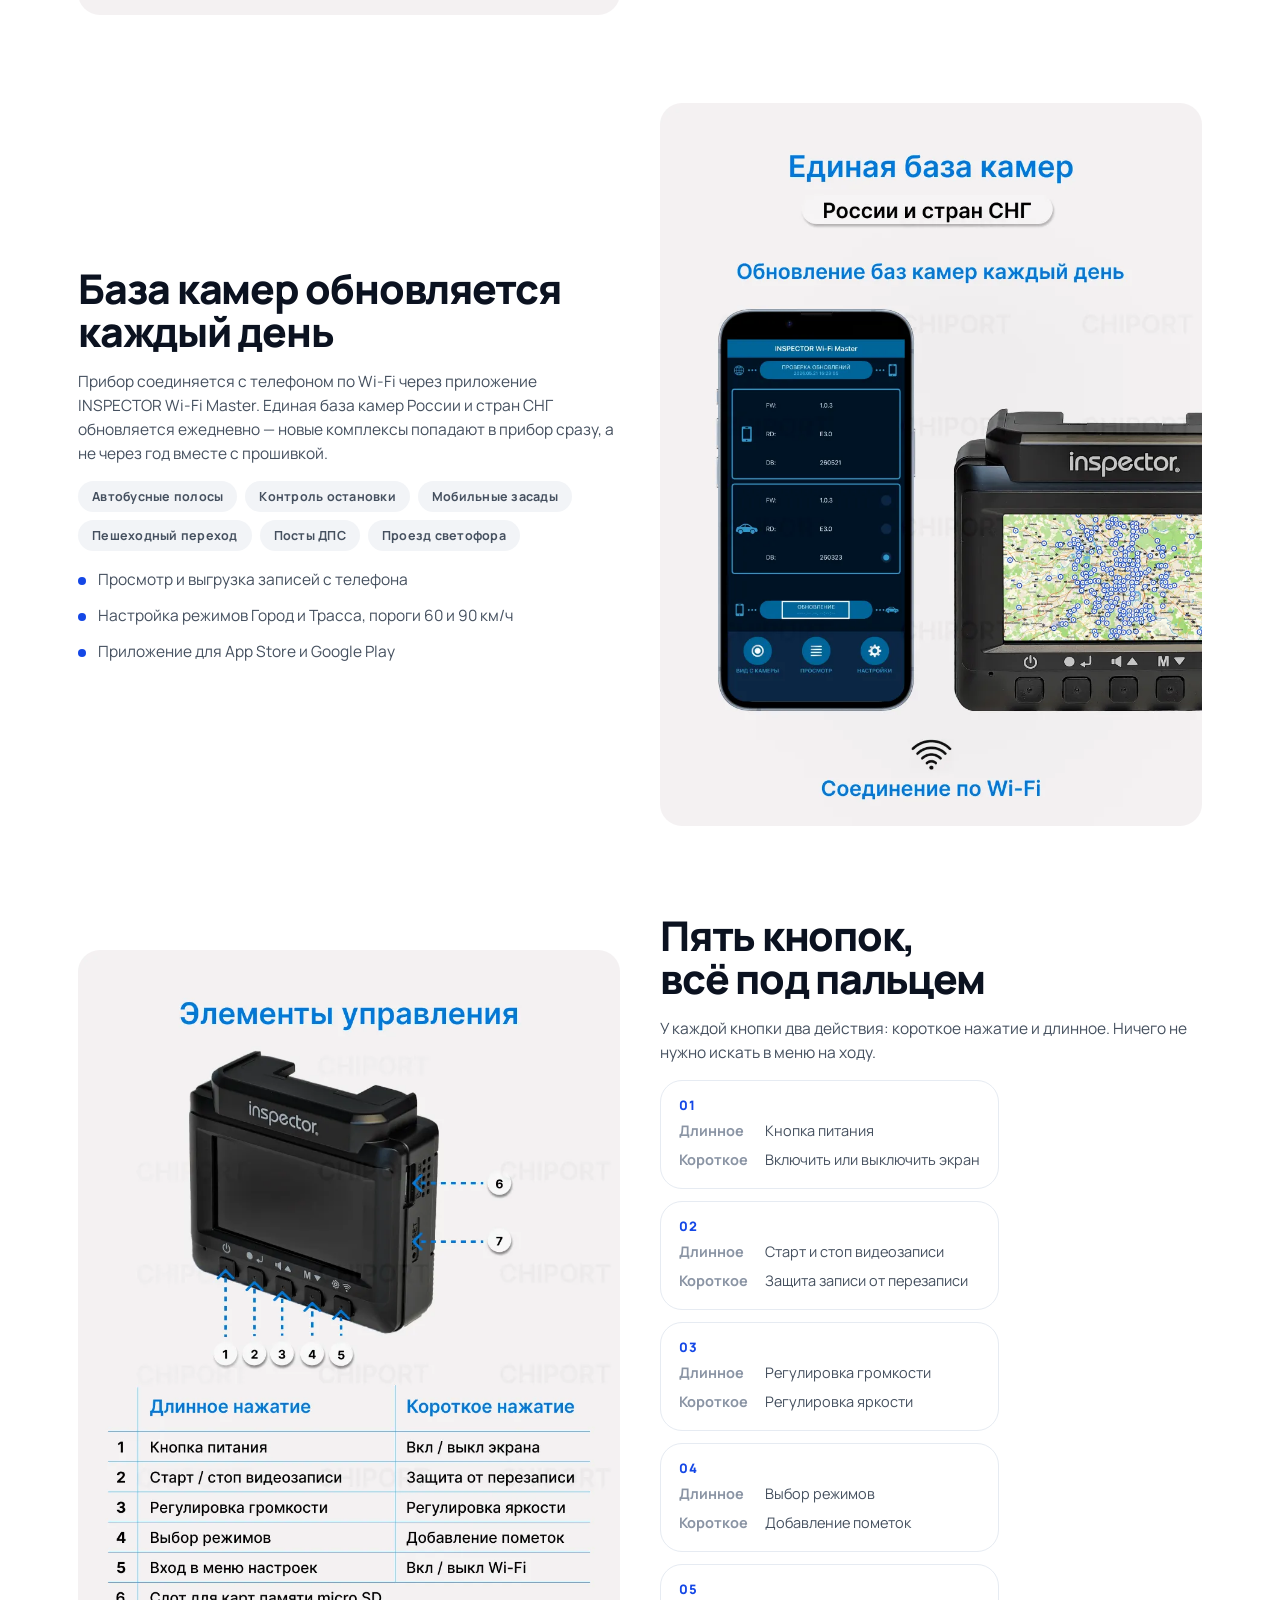
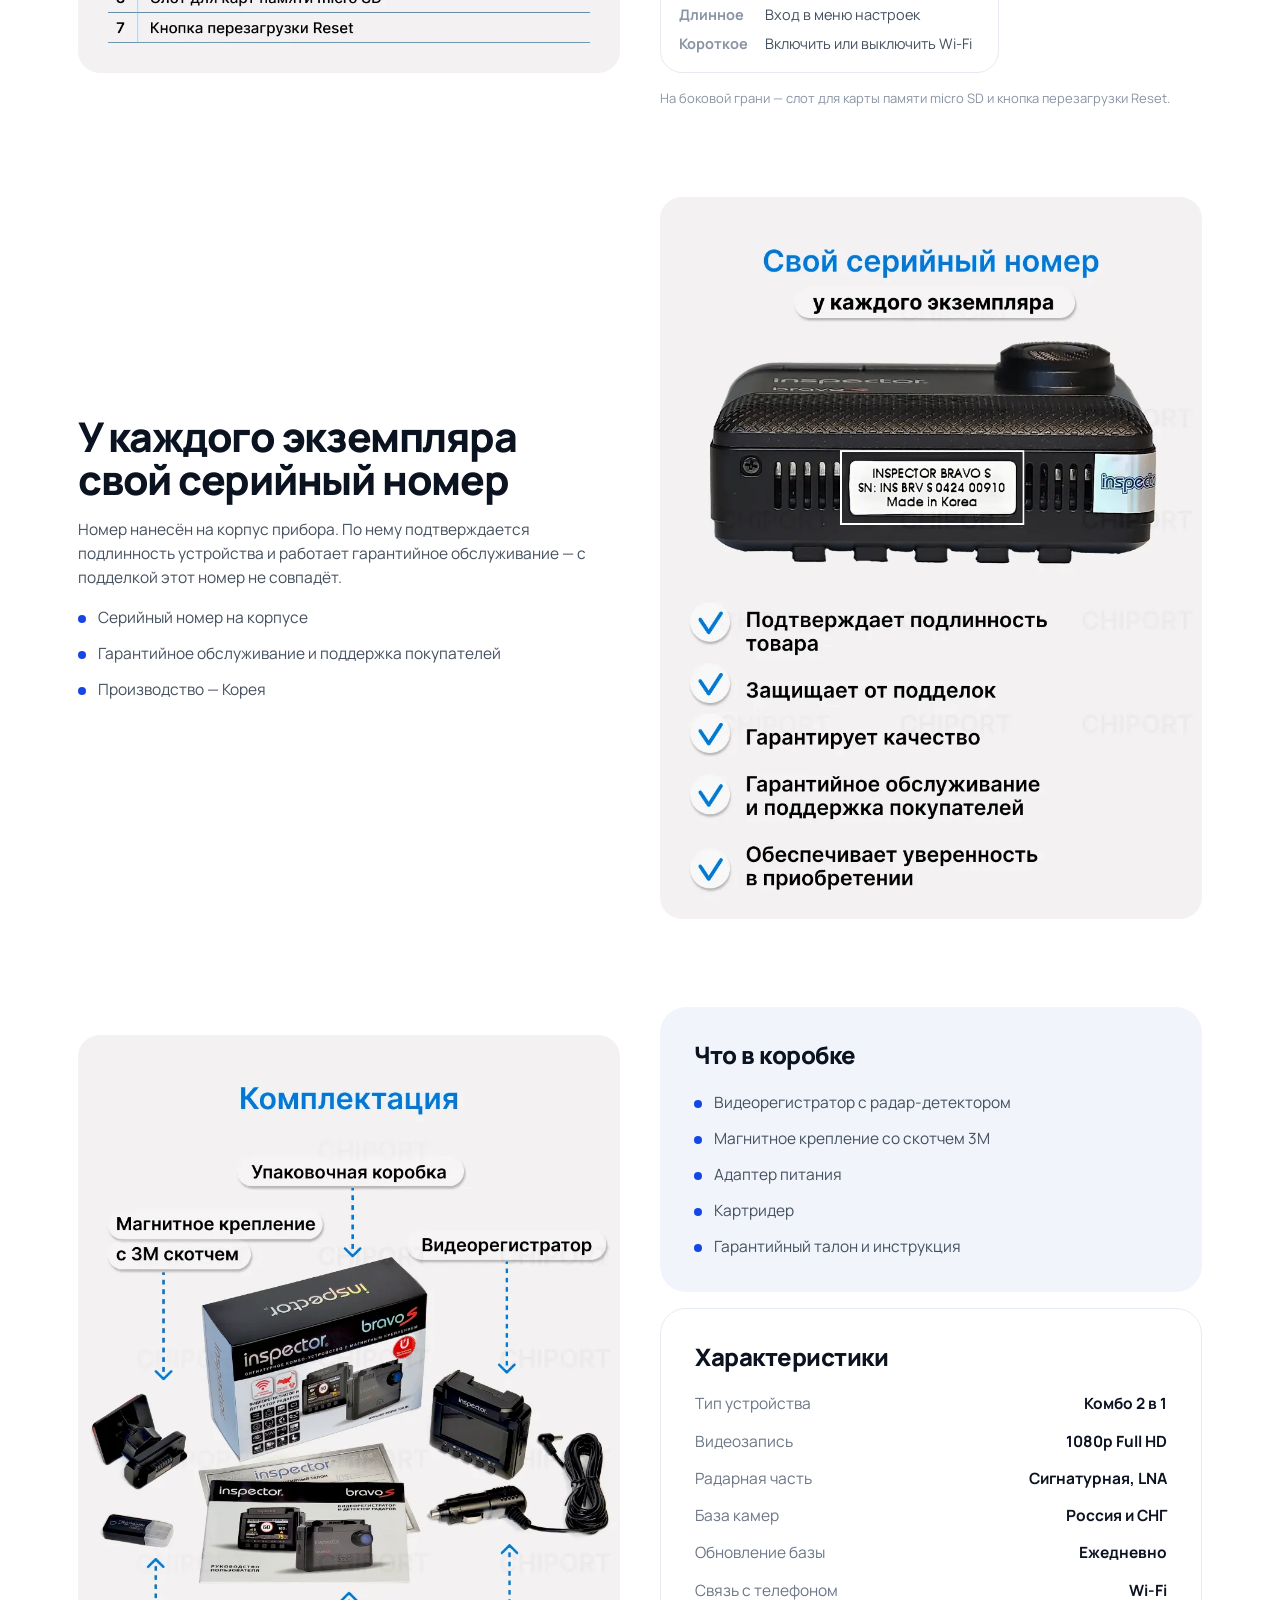
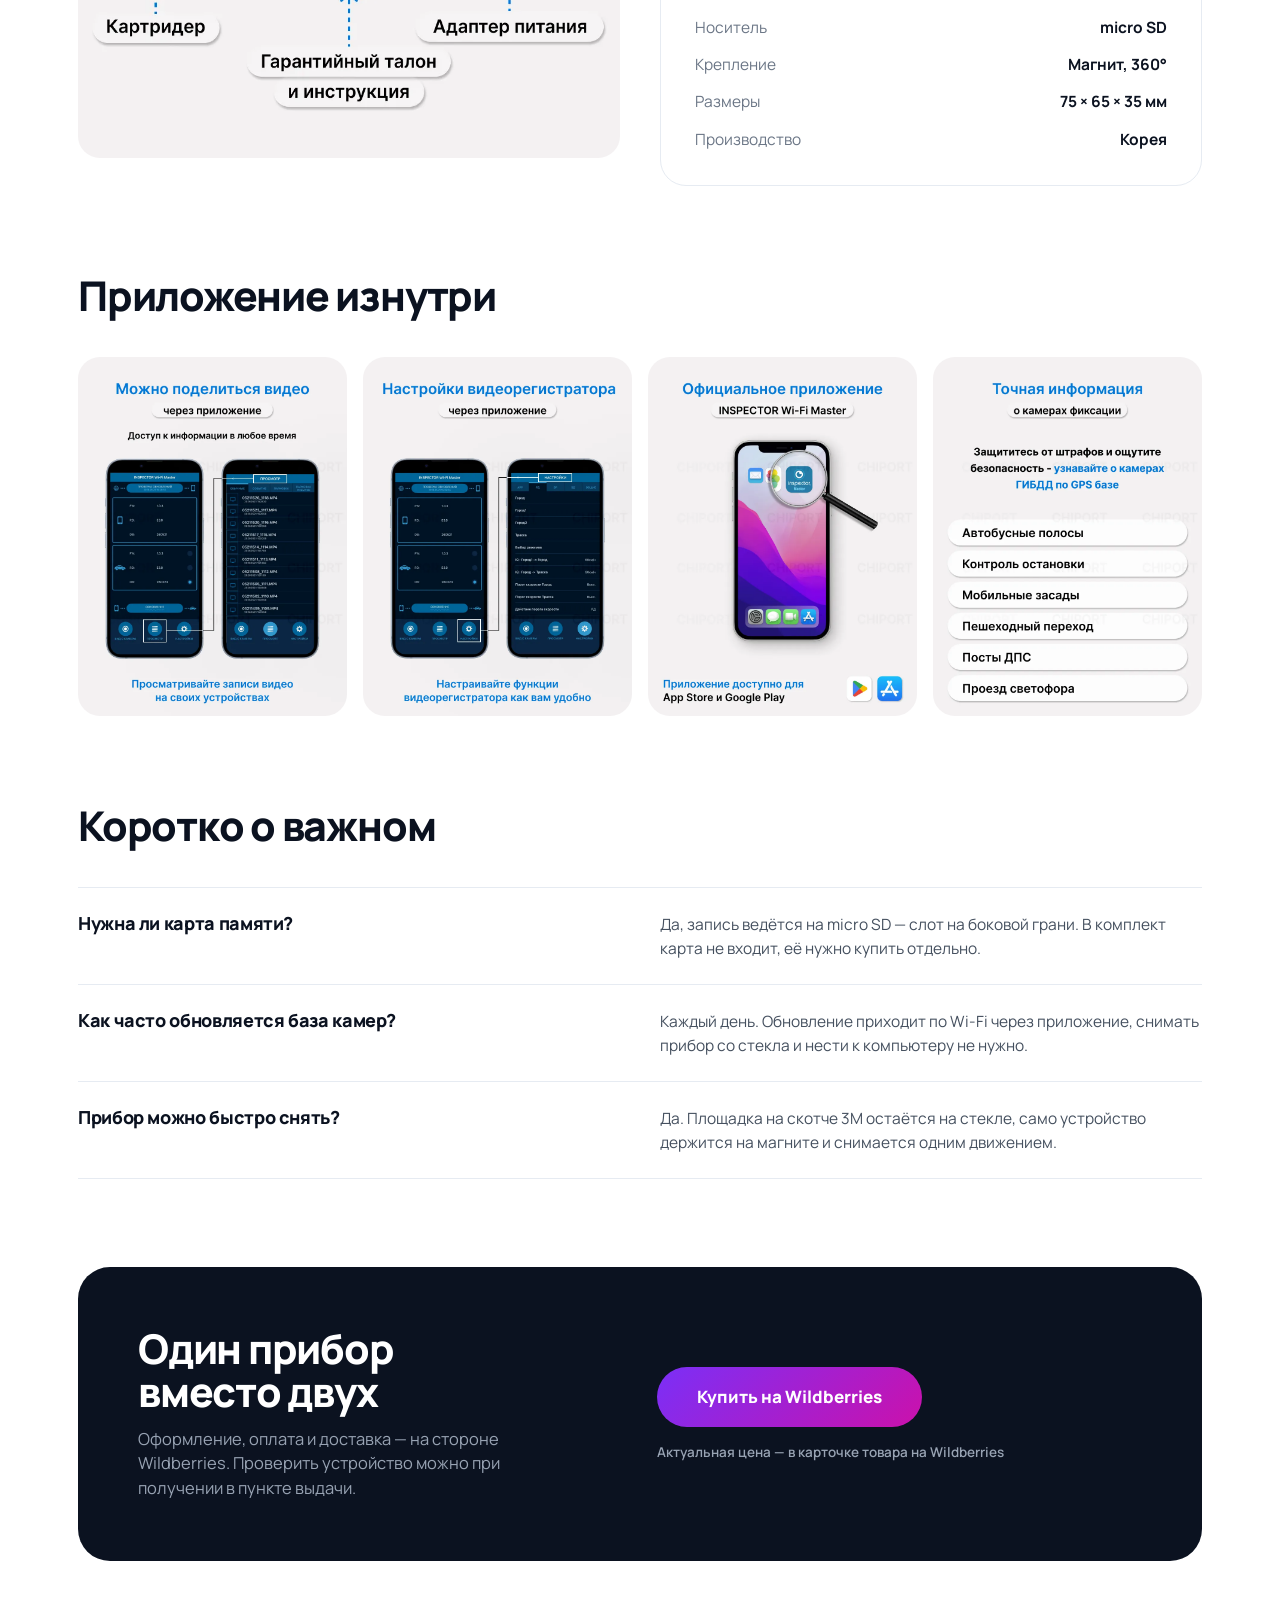
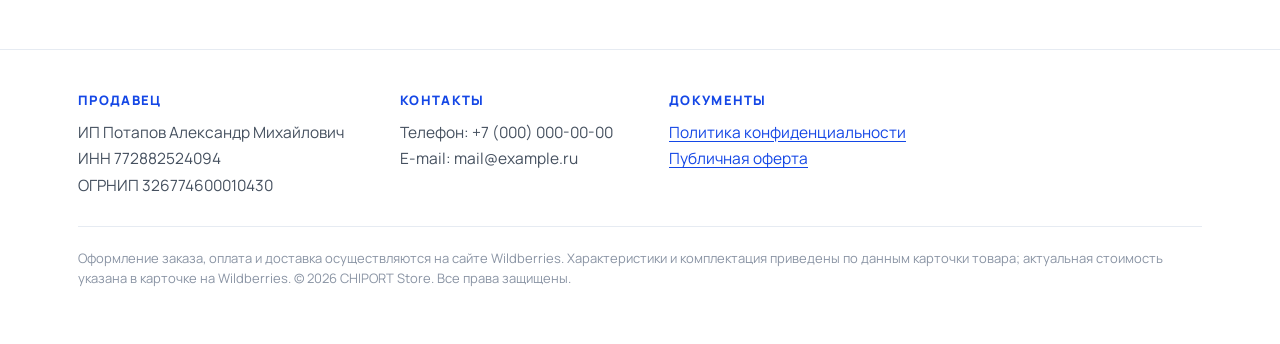
<file: bravo-s-pro.html>
<!DOCTYPE html>
<html lang="ru">
<head>
<meta charset="UTF-8">
<meta name="viewport" content="width=device-width, initial-scale=1.0">
<title>Inspector Bravo S Pro — видеорегистратор с радар-детектором | CHIPORT Store</title>
<meta name="description" content="Inspector Bravo S Pro — комбо-устройство: сигнатурный радар-детектор и видеорегистратор Full HD в одном корпусе. База камер России и СНГ с ежедневным обновлением, магнитное крепление, управление через приложение по Wi-Fi.">
<link rel="canonical" href="https://chiport-store.ru/bravo-s-pro.html">
<link rel="icon" href="/assets/favicon.svg" type="image/svg+xml">

<!--
  ┌──────────────────────────────────────────────────────────────────────┐
  │  СТРАНИЦА ТОВАРА                                                     │
  │  Подключение CSS строго в этом порядке:                              │
  │    design-system.css → site.css → product.css                        │
  │  Правка на все страницы бренда → site.css                            │
  │  Правка на все страницы товаров → product.css                        │
  │                                                                      │
  │  ЗАГЛУШКИ, которые надо заменить перед публикацией:                  │
  │  • href у кнопок «Купить» → ссылка на карточку товара на WB;         │
  │  • data-nm → артикул товара (уходит в цель Метрики buy_wb);          │
  │  • блок цены закомментирован — раскомментировать, когда будет цена;  │
  │  • реквизиты продавца и контакты в футере;                           │
  │  • data-ym-counter у <body> → номер счётчика Метрики.                │
  │                                                                      │
  │  ФАКТЫ О ПРИБОРЕ берутся только из карточек продавца в               │
  │  assets/bravo-s-pro/. Ничего сверх того, что там есть, не добавлять. │
  └──────────────────────────────────────────────────────────────────────┘
-->

<link rel="preconnect" href="https://fonts.googleapis.com">
<link rel="preconnect" href="https://fonts.gstatic.com" crossorigin>
<link href="https://fonts.googleapis.com/css2?family=Manrope:wght@400;500;600;700;800&display=swap" rel="stylesheet">

<link rel="stylesheet" href="css/design-system.css">
<link rel="stylesheet" href="css/site.css">
<link rel="stylesheet" href="css/product.css">
<script src="js/analytics.js" defer></script>
</head>

<!-- data-ym-counter читает js/analytics.js, чтобы отправить цель buy_wb.
     Номер должен совпадать с id в коде счётчика ниже. -->
<body data-ym-counter="111276442">

  <!-- Yandex.Metrika counter -->
  <script type="text/javascript">
      (function(m,e,t,r,i,k,a){
          m[i]=m[i]||function(){(m[i].a=m[i].a||[]).push(arguments)};
          m[i].l=1*new Date();
          for (var j = 0; j < document.scripts.length; j++) {if (document.scripts[j].src === r) { return; }}
          k=e.createElement(t),a=e.getElementsByTagName(t)[0],k.async=1,k.src=r,a.parentNode.insertBefore(k,a)
      })(window, document,'script','https://mc.yandex.ru/metrika/tag.js?id=111276442', 'ym');

      ym(111276442, 'init', {ssr:true, webvisor:true, clickmap:true, ecommerce:"dataLayer", referrer: document.referrer, url: location.href, accurateTrackBounce:true, trackLinks:true});
  </script>
  <noscript><div><img src="https://mc.yandex.ru/watch/111276442" style="position:absolute; left:-9999px;" alt="" /></div></noscript>
  <!-- /Yandex.Metrika counter -->

  <!-- ШАПКА -->
  <header class="topbar">
    <div class="container topbar__row">
      <a class="brand" href="/">
        <span class="brand__name">CHIPORT Store</span>
        <span class="brand__mark">WILDBERRIES</span>
      </a>
      <div class="topbar__side">
        <a class="btn btn--sm btn--ghost" href="/#catalog">Все товары</a>
      </div>
    </div>
  </header>

  <!-- ГЕРОЙ -->
  <section class="container hero hero--media">
    <div class="hero__text">
      <div class="row row--chips">
        <span class="chip chip--accent">Комбо 2 в 1</span>
        <span class="chip">Сделано в Корее</span>
      </div>
      <h1 class="h1">Видит камеры издалека.<br>Защищает <span>Ваши права</span></h1>
      <p class="lead">Сигнатурный радар-детектор с LNA усилителем и видеорегистратор Full HD в одном корпусе.</p>

      <!-- ⬇ раскомментировать, когда будет цена
      <div class="row" style="align-items:baseline">
        <span class="price">0 000 ₽</span>
        <span class="price-old">0 000 ₽</span>
      </div>
      -->

      <div class="row">
        <!-- ⬇ href — ссылка на карточку товара на WB. data-nm — артикул -->
        <a class="btn btn--wb buy" href="https://www.wildberries.ru/catalog/834114626/detail.aspx" target="_blank" rel="noopener" data-nm="834114626">
          Купить на Wildberries
        </a>
        <a class="btn btn--ghost" href="#specs">Характеристики</a>
      </div>
      <div class="trust">
        <span>База камер обновляется каждый день</span>
        <span>Магнитное крепление в комплекте</span>
        <span>Гарантийный талон в коробке</span>
      </div>
    </div>
    <div class="media">
      <img src="assets/bravo-s-pro/1.webp" alt="Видеорегистратор с радар-детектором Inspector Bravo S Pro" width="900" height="1200">
    </div>
  </section>

  <!-- ПОЛОСА ЦИФР -->
  <section class="stats">
    <div class="container stats__grid">
      <div class="stats__item"><span class="stat">1080p</span><span>запись Full HD</span></div>
      <div class="stats__item"><span class="stat">360°</span><span>поворот на креплении</span></div>
      <div class="stats__item"><span class="stat">6</span><span>типов камер в базе</span></div>
      <div class="stats__item"><span class="stat">75×65</span><span>миллиметров корпус</span></div>
    </div>
  </section>

  <!-- ЧТО ДЕЛАЕТ -->
  <section class="container section">
    <div class="section__head">
      <h2 class="h2">Корейское качество</h2>
      <p>Комбо устройство разработано и произведено в Южной Корее с использованием передовых технологий.</p>
    </div>
    <div class="grid">
      <div class="card">
        <span class="mark mark--dot"></span>
        <span class="h4">Видит камеры заранее</span>
        <span class="body">LNA-усилитель расширяет дальность обнаружения. У вас остаётся время
          спокойно сбросить скорость, а не объясняться потом с письмом счастья.</span>
      </div>
      <div class="card">
        <span class="mark mark--square"></span>
        <span class="h4">Ловит мобильные засады</span>
        <span class="body">Переносные комплексы ставят там, где вчера было пусто, и ни в одной
          GPS-базе их нет. Радарная часть находит их по сигналу.</span>
      </div>
      <div class="card">
        <span class="mark mark--ring"></span>
        <span class="h4">Пишет дорогу в Full HD</span>
        <span class="body">1080p фиксирует, что было на самом деле. Спорный момент защищается
          от перезаписи одной кнопкой прямо на ходу.</span>
      </div>
    </div>
  </section>

  <!-- МОБИЛЬНЫЕ ЗАСАДЫ -->
  <section class="container section">
    <div class="split">
      <div class="split__text">
        <h2 class="h2">Засады, которых нет<br>ни в одной базе</h2>
        <p class="body">GPS-база знает стационарные камеры: они годами висят на одних и тех же столбах.
          Треногу вчера поставили на обочине, сегодня перенесли на другой километр — в базе её нет
          и не будет. Радарная часть ловит такие комплексы по сигналу, а не по координатам.</p>
        <ul class="facts">
          <li>Оповещение о засадах по радарной части</li>
          <li>Сигнатурная обработка сигнала</li>
          <li>LNA-усилитель расширяет дальность</li>
        </ul>
      </div>
      <div class="media media--card">
        <img src="assets/bravo-s-pro/2.webp" alt="Оповещение о мобильной засаде на экране прибора" width="900" height="1200" loading="lazy">
      </div>
    </div>
  </section>

  <!-- КРЕПЛЕНИЕ -->
  <section class="container section">
    <div class="split split--flip">
      <div class="split__text">
        <h2 class="h2">Ставится один раз,<br>снимается за секунду</h2>
        <p class="body">Площадка на двустороннем скотче 3M остаётся на стекле, прибор садится на магнит.
          Снять на мойку или убрать из машины на ночь — одно движение, без раскручивания
          и без присосок, которые отклеиваются на жаре.</p>
        <ul class="facts">
          <li>Магнитное крепление</li>
          <li>Двусторонний скотч 3M</li>
          <li>Поворот устройства на 360 градусов</li>
          <li>Корпус 75 × 65 × 35 мм</li>
        </ul>
      </div>
      <div class="media media--card">
        <img src="assets/bravo-s-pro/3.webp" alt="Магнитное крепление на лобовое стекло" width="900" height="1200" loading="lazy">
      </div>
    </div>
  </section>

  <!-- ПРИЛОЖЕНИЕ -->
  <section class="container section">
    <div class="split">
      <div class="split__text">
        <h2 class="h2">База камер обновляется<br>каждый день</h2>
        <p class="body">Прибор соединяется с телефоном по Wi-Fi через приложение INSPECTOR Wi-Fi Master.
          Единая база камер России и стран СНГ обновляется ежедневно — новые комплексы попадают
          в прибор сразу, а не через год вместе с прошивкой.</p>
        <div class="row row--chips">
          <span class="chip">Автобусные полосы</span>
          <span class="chip">Контроль остановки</span>
          <span class="chip">Мобильные засады</span>
          <span class="chip">Пешеходный переход</span>
          <span class="chip">Посты ДПС</span>
          <span class="chip">Проезд светофора</span>
        </div>
        <ul class="facts">
          <li>Просмотр и выгрузка записей с телефона</li>
          <li>Настройка режимов Город и Трасса, пороги 60 и 90 км/ч</li>
          <li>Приложение для App Store и Google Play</li>
        </ul>
      </div>
      <div class="media media--card">
        <img src="assets/bravo-s-pro/6.webp" alt="Приложение INSPECTOR Wi-Fi Master и обновление базы камер" width="900" height="1200" loading="lazy">
      </div>
    </div>
  </section>

  <!-- УПРАВЛЕНИЕ -->
  <section class="container section">
    <div class="split split--flip">
      <div class="split__text">
        <h2 class="h2">Пять кнопок,<br>всё под пальцем</h2>
        <p class="body">У каждой кнопки два действия: короткое нажатие и длинное. Ничего
          не нужно искать в меню на ходу.</p>
        <div class="grid" style="gap:12px">
          <div class="card" style="padding:18px;gap:8px">
            <span class="label">01</span>
            <div class="control__row"><span class="control__k">Длинное</span><span>Кнопка питания</span></div>
            <div class="control__row"><span class="control__k">Короткое</span><span>Включить или выключить экран</span></div>
          </div>
          <div class="card" style="padding:18px;gap:8px">
            <span class="label">02</span>
            <div class="control__row"><span class="control__k">Длинное</span><span>Старт и стоп видеозаписи</span></div>
            <div class="control__row"><span class="control__k">Короткое</span><span>Защита записи от перезаписи</span></div>
          </div>
          <div class="card" style="padding:18px;gap:8px">
            <span class="label">03</span>
            <div class="control__row"><span class="control__k">Длинное</span><span>Регулировка громкости</span></div>
            <div class="control__row"><span class="control__k">Короткое</span><span>Регулировка яркости</span></div>
          </div>
          <div class="card" style="padding:18px;gap:8px">
            <span class="label">04</span>
            <div class="control__row"><span class="control__k">Длинное</span><span>Выбор режимов</span></div>
            <div class="control__row"><span class="control__k">Короткое</span><span>Добавление пометок</span></div>
          </div>
          <div class="card" style="padding:18px;gap:8px">
            <span class="label">05</span>
            <div class="control__row"><span class="control__k">Длинное</span><span>Вход в меню настроек</span></div>
            <div class="control__row"><span class="control__k">Короткое</span><span>Включить или выключить Wi-Fi</span></div>
          </div>
        </div>
        <p class="fine">На боковой грани — слот для карты памяти micro SD и кнопка перезагрузки Reset.</p>
      </div>
      <div class="media media--card">
        <img src="assets/bravo-s-pro/5.webp" alt="Элементы управления видеорегистратора" width="900" height="1200" loading="lazy">
      </div>
    </div>
  </section>

  <!-- ПОДЛИННОСТЬ -->
  <section class="container section">
    <div class="split">
      <div class="split__text">
        <h2 class="h2">У каждого экземпляра<br>свой серийный номер</h2>
        <p class="body">Номер нанесён на корпус прибора. По нему подтверждается подлинность
          устройства и работает гарантийное обслуживание — с подделкой этот номер не совпадёт.</p>
        <ul class="facts">
          <li>Серийный номер на корпусе</li>
          <li>Гарантийное обслуживание и поддержка покупателей</li>
          <li>Производство — Корея</li>
        </ul>
      </div>
      <div class="media media--card">
        <img src="assets/bravo-s-pro/4.webp" alt="Серийный номер на корпусе устройства" width="900" height="1200" loading="lazy">
      </div>
    </div>
  </section>

  <!-- КОМПЛЕКТАЦИЯ И ХАРАКТЕРИСТИКИ -->
  <section id="specs" class="container section">
    <div class="split split--flip">
      <div class="split__text" style="align-self:start;width:100%">
        <div class="panel" style="width:100%">
          <span class="h3">Что в коробке</span>
          <ul class="facts" style="margin-top:20px">
            <li>Видеорегистратор с радар-детектором</li>
            <li>Магнитное крепление со скотчем 3M</li>
            <li>Адаптер питания</li>
            <li>Картридер</li>
            <li>Гарантийный талон и инструкция</li>
          </ul>
        </div>
        <div class="panel panel--outlined" style="width:100%">
          <span class="h3">Характеристики</span>
          <div class="specs" style="margin-top:20px">
            <span class="specs__key">Тип устройства</span><span class="specs__val">Комбо 2 в 1</span>
            <span class="specs__key">Видеозапись</span><span class="specs__val">1080p Full HD</span>
            <span class="specs__key">Радарная часть</span><span class="specs__val">Сигнатурная, LNA</span>
            <span class="specs__key">База камер</span><span class="specs__val">Россия и СНГ</span>
            <span class="specs__key">Обновление базы</span><span class="specs__val">Ежедневно</span>
            <span class="specs__key">Связь с телефоном</span><span class="specs__val">Wi-Fi</span>
            <span class="specs__key">Носитель</span><span class="specs__val">micro SD</span>
            <span class="specs__key">Крепление</span><span class="specs__val">Магнит, 360°</span>
            <span class="specs__key">Размеры</span><span class="specs__val">75 × 65 × 35 мм</span>
            <span class="specs__key">Производство</span><span class="specs__val">Корея</span>
          </div>
        </div>
      </div>
      <div class="media media--card">
        <img src="assets/bravo-s-pro/11.webp" alt="Комплектация видеорегистратора" width="900" height="1200" loading="lazy">
      </div>
    </div>
  </section>

  <!-- ГАЛЕРЕЯ -->
  <section class="container section">
    <div class="section__head">
      <h2 class="h2">Приложение изнутри</h2>
    </div>
    <div class="gallery">
      <div class="media media--card"><img src="assets/bravo-s-pro/7.webp" alt="Просмотр записей через приложение" width="900" height="1200" loading="lazy"></div>
      <div class="media media--card"><img src="assets/bravo-s-pro/8.webp" alt="Настройки видеорегистратора в приложении" width="900" height="1200" loading="lazy"></div>
      <div class="media media--card"><img src="assets/bravo-s-pro/9.webp" alt="Официальное приложение INSPECTOR Wi-Fi Master" width="900" height="1200" loading="lazy"></div>
      <div class="media media--card"><img src="assets/bravo-s-pro/10.webp" alt="Типы камер фиксации в базе прибора" width="900" height="1200" loading="lazy"></div>
    </div>
  </section>

  <!-- FAQ -->
  <section class="container section">
    <div class="section__head">
      <h2 class="h2">Коротко о важном</h2>
    </div>
    <div class="faq">
      <div class="faq__row">
        <span class="faq__q">Нужна ли карта памяти?</span>
        <span class="body">Да, запись ведётся на micro SD — слот на боковой грани. В комплект карта
          не входит, её нужно купить отдельно.</span>
      </div>
      <div class="faq__row">
        <span class="faq__q">Как часто обновляется база камер?</span>
        <span class="body">Каждый день. Обновление приходит по Wi-Fi через приложение, снимать прибор
          со стекла и нести к компьютеру не нужно.</span>
      </div>
      <div class="faq__row">
        <span class="faq__q">Прибор можно быстро снять?</span>
        <span class="body">Да. Площадка на скотче 3M остаётся на стекле, само устройство держится
          на магните и снимается одним движением.</span>
      </div>
    </div>
  </section>

  <!-- ФИНАЛЬНЫЙ CTA -->
  <section class="container section">
    <div class="cta">
      <div>
        <h2 class="h2">Один прибор<br>вместо двух</h2>
        <p>Оформление, оплата и доставка — на стороне Wildberries. Проверить устройство можно
          при получении в пункте выдачи.</p>
      </div>
      <div class="cta__side">
        <a class="btn btn--wb btn--lg buy" href="https://www.wildberries.ru/catalog/834114626/detail.aspx" target="_blank" rel="noopener" data-nm="834114626">
          Купить на Wildberries
        </a>
        <span class="cta__note">Актуальная цена — в карточке товара на Wildberries</span>
      </div>
    </div>
  </section>

  <!-- ФУТЕР / ЮРИДИЧЕСКИЙ БЛОК -->
  <footer class="foot">
    <div class="container">
      <div class="foot__grid">
        <div class="foot__col">
          <span class="label">ПРОДАВЕЦ</span>
          <div>
            ИП Потапов Александр Михайлович<br>
            ИНН 772882524094<br>
            ОГРНИП 326774600010430
          </div>
        </div>
        <div class="foot__col">
          <span class="label">КОНТАКТЫ</span>
          <!-- ⬇ ЗАГЛУШКА: подставить рабочие телефон и почту.
               Без них Яндекс.Директ не пропустит страницу на модерации. -->
          <div>
            Телефон: +7 (000) 000-00-00<br>
            E-mail: mail@example.ru
          </div>
        </div>
        <div class="foot__col">
          <span class="label">ДОКУМЕНТЫ</span>
          <div>
            <a href="#">Политика конфиденциальности</a><br>
            <a href="#">Публичная оферта</a>
          </div>
        </div>
      </div>
      <div class="disclaimer fine">
        Оформление заказа, оплата и доставка осуществляются на сайте Wildberries. Характеристики
        и комплектация приведены по данным карточки товара; актуальная стоимость указана
        в карточке на Wildberries.
        © <span id="year"></span> CHIPORT Store. Все права защищены.
      </div>
    </div>
  </footer>

</body>
</html>
</file>
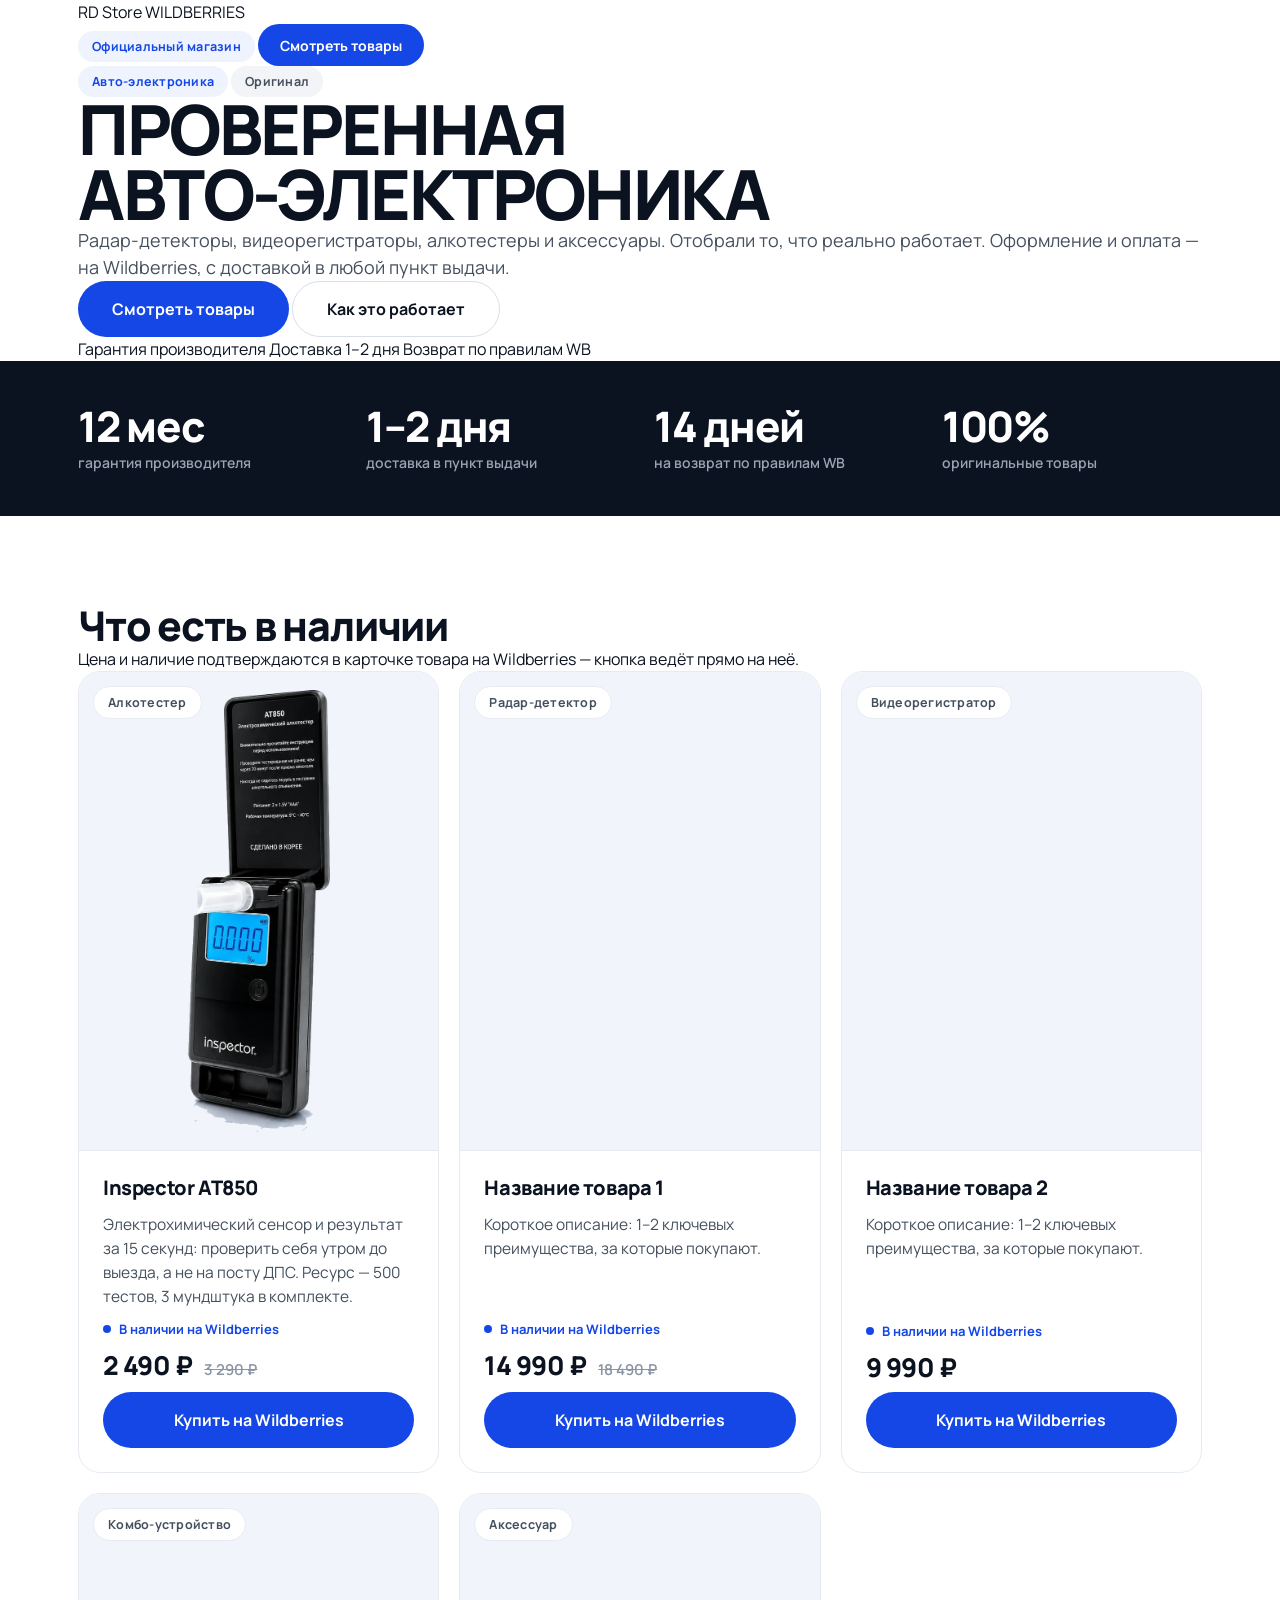
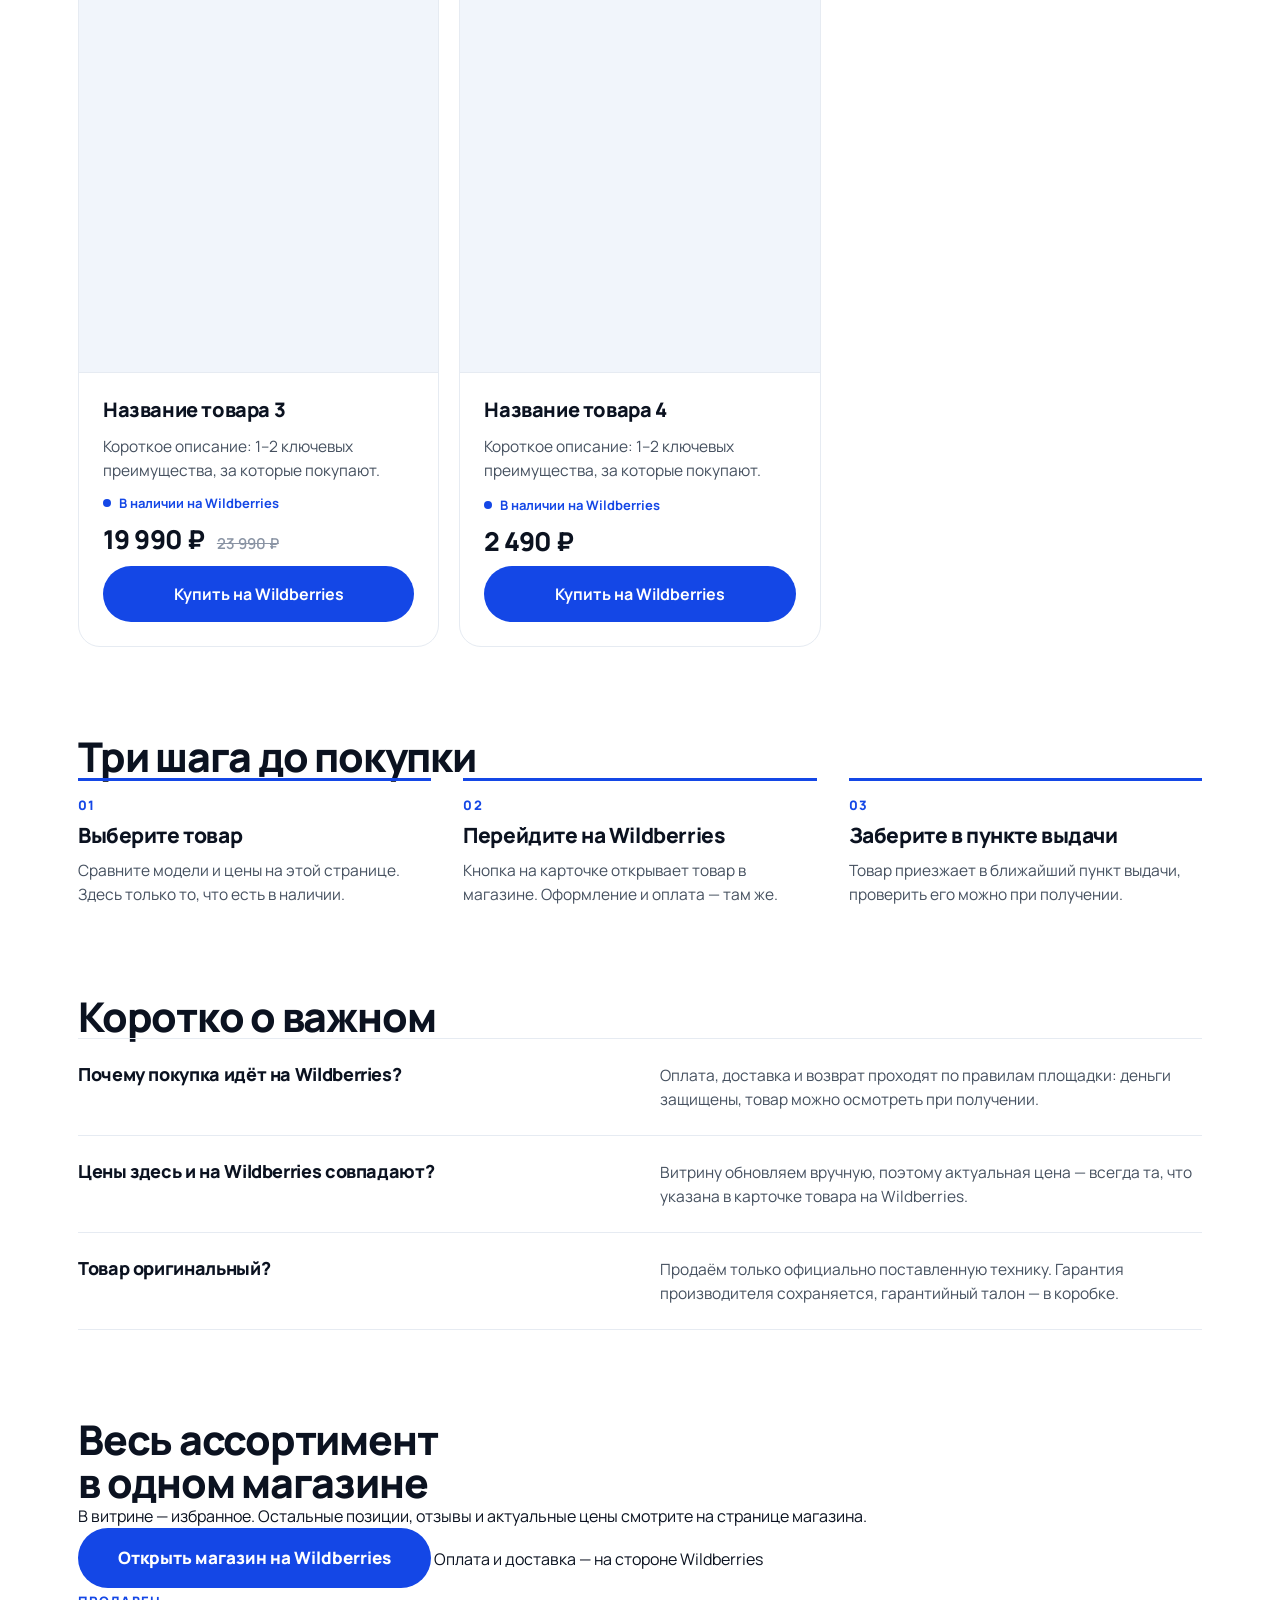
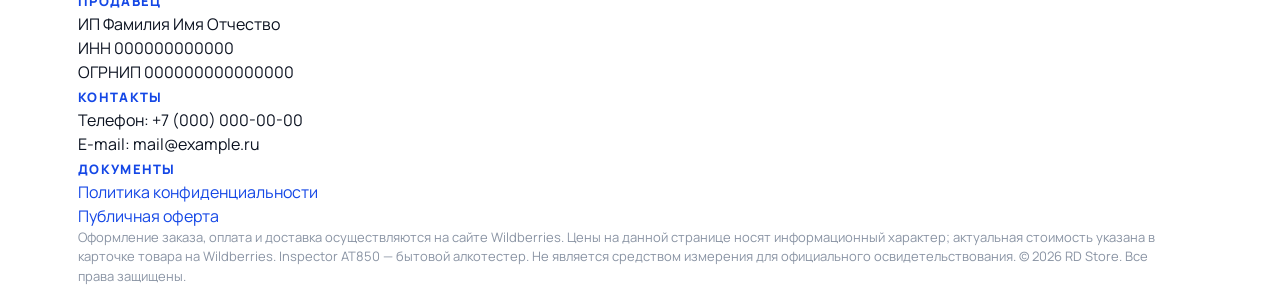
<file: vitrina-wb.html>
<!DOCTYPE html>
<html lang="ru">
<head>
<meta charset="UTF-8">
<meta name="viewport" content="width=device-width, initial-scale=1.0">
<title>Витрина товаров — купить на Wildberries</title>

<!--
  ┌──────────────────────────────────────────────────────────────────────┐
  │  СТРУКТУРА ПРОЕКТА                                                   │
  │  vitrina-wb.html         — эта страница (разметка и контент)         │
  │  css/design-system.css   — общая дизайн-система бренда              │
  │  css/vitrina.css         — стили только этой страницы                │
  │                                                                      │
  │  Порядок подключения важен: система идёт первой, страница второй.    │
  │  Правка на все страницы бренда → design-system.css,                  │
  │  правка только для витрины  → vitrina.css.                           │
  │                                                                      │
  │  КАК ПОЛЬЗОВАТЬСЯ                                                    │
  │  1. Замените текст в шапке, в герое и в футере (реквизиты ИП/ИНН).   │
  │  2. Полоса цифр под героем — заглушки: сверьте их со своим           │
  │     ассортиментом и условиями магазина перед публикацией.            │
  │  3. На каждой карточке замените: фото, название, описание, цену      │
  │     и ссылку в кнопке (href="..." → ссылка на товар на WB).          │
  │  4. Чтобы получить 3–15 карточек — просто копируйте блок             │
  │     <article class="product">…</article> нужное число раз.           │
  │  5. Вставьте счётчик Яндекс.Метрики (см. блок METRIKA внизу файла)   │
  │     и подставьте её номер в data-ym-counter у тега <body>.           │
  │  6. Заливайте на хостинг папку целиком: эту страницу переименуйте    │
  │     в index.html, рядом положите каталог css/.                       │
  │                                                                      │
  │  ЧЕК-ЛИСТ ПОД МОДЕРАЦИЮ ЯНДЕКС.ДИРЕКТА (обязательно):                │
  │  • реквизиты продавца (ИП/ООО, ИНН/ОГРН) — в футере;                 │
  │  • рабочие контакты (телефон/почта) — в футере;                      │
  │  • ссылки «Политика конфиденциальности» и «Оферта» — в футере;       │
  │  • реальные товары, названия и цены (не «пустая» страница-редирект). │
  │                                                                      │
  │  ДИЗАЙН-СИСТЕМА                                                      │
  │  Спецификация: docs/DESIGN_SYSTEM.md · правила проекта: CLAUDE.md    │
  │  Правила, которые нельзя нарушать при доработке:                     │
  │  • плоские заливки и один акцент (#1447E6) — кроме кнопок на WB;     │
  │  • никаких эмодзи и рисованных SVG — круг/квадрат/кольцо и цифры;    │
  │  • одна тень на страницу; карточки разделяются границами;            │
  │  • ховер меняет только цвет: без transform, подъёмов и увеличений;   │
  │  • адаптив на auto-fit + clamp(), без медиазапросов на раскладку.    │
  │  Согласованное исключение — градиент WB на кнопках «Купить»          │
  │  и «Открыть магазин»: см. .btn--wb в css/vitrina.css.                │
  └──────────────────────────────────────────────────────────────────────┘
-->

<link rel="preconnect" href="https://fonts.googleapis.com">
<link rel="preconnect" href="https://fonts.gstatic.com" crossorigin>
<link href="https://fonts.googleapis.com/css2?family=Manrope:wght@400;500;600;700;800&display=swap" rel="stylesheet">

<link rel="stylesheet" href="css/design-system.css">
<link rel="stylesheet" href="css/vitrina.css">
</head>

<!-- ⬇ подставьте номер счётчика Метрики вместо 00000000 -->
<body data-ym-counter="00000000">

  <!-- ШАПКА -->
  <header class="topbar">
    <div class="container topbar__row">
      <div class="brand">
        <span class="brand__name">RD Store</span>
        <span class="brand__mark">WILDBERRIES</span>
      </div>
      <div class="topbar__side">
        <span class="chip chip--accent">Официальный магазин</span>
        <a class="btn btn--sm" href="#catalog">Смотреть товары</a>
      </div>
    </div>
  </header>

  <!-- ГЕРОЙ -->
  <section class="container hero">
    <div class="row row--chips">
      <span class="chip chip--accent">Авто-электроника</span>
      <span class="chip">Оригинал</span>
    </div>
    <h1 class="h1">Проверенная<br><span>авто-электроника</span></h1>
    <p class="lead">Радар-детекторы, видеорегистраторы, алкотестеры и аксессуары. Отобрали то, что реально работает.
      Оформление и оплата — на Wildberries, с доставкой в любой пункт выдачи.</p>
    <div class="row">
      <a class="btn" href="#catalog">Смотреть товары</a>
      <a class="btn btn--ghost" href="#how">Как это работает</a>
    </div>
    <div class="trust">
      <span>Гарантия производителя</span>
      <span>Доставка 1–2 дня</span>
      <span>Возврат по правилам WB</span>
    </div>
  </section>

  <!-- ПОЛОСА ЦИФР -->
  <!-- ⬇ заглушки: сверьте цифры со своими условиями перед публикацией -->
  <section class="stats">
    <div class="container stats__grid">
      <div class="stats__item"><span class="stat">12 мес</span><span>гарантия производителя</span></div>
      <div class="stats__item"><span class="stat">1–2 дня</span><span>доставка в пункт выдачи</span></div>
      <div class="stats__item"><span class="stat">14 дней</span><span>на возврат по правилам WB</span></div>
      <div class="stats__item"><span class="stat">100%</span><span>оригинальные товары</span></div>
    </div>
  </section>

  <!-- КАТАЛОГ -->
  <main id="catalog" class="container section">
    <div class="section__head">
      <h2 class="h2">Что есть в наличии</h2>
      <p>Цена и наличие подтверждаются в карточке товара на Wildberries — кнопка ведёт прямо на неё.</p>
    </div>

    <div class="catalog">

      <!-- ═══ INSPECTOR AT850 — единственный товар с реальными данными ═══
           Факты о приборе брать только из CLAUDE.md, ничего не добавлять. -->
      <article class="product">
        <div class="product__media product__media--fit" style="background-image:url('assets/device-hero.png')">
          <span class="chip">Алкотестер</span>
        </div>
        <div class="product__body">
          <h3 class="h4">Inspector AT850</h3>
          <p class="body">Электрохимический сенсор и результат за 15 секунд: проверить себя утром
            до выезда, а не на посту ДПС. Ресурс — 500 тестов, 3 мундштука в комплекте.</p>
          <div class="product__stock"><span class="mark mark--dot"></span>В наличии на Wildberries</div>
          <!-- ⬇ цены-заглушки из CLAUDE.md, заменить на реальные перед публикацией -->
          <div class="product__price-row">
            <span class="product__price">2 490 ₽</span>
            <span class="product__price-old">3 290 ₽</span>
          </div>
          <a class="btn btn--wb buy" href="ССЫЛКА_НА_WILDBERRIES" target="_blank" rel="noopener" data-nm="0000000">
            Купить на Wildberries
          </a>
        </div>
      </article>
      <!-- ═══════════════════════════════════════════════ -->

      <!-- ═══ КАРТОЧКА-ЗАГЛУШКА (копируйте этот блок целиком) ═══ -->
      <article class="product">
        <!-- Фото: вставьте URL в style="background-image:url('...')" -->
        <div class="product__media" style="background-image:url('')">
          <span class="chip">Радар-детектор</span>
        </div>
        <div class="product__body">
          <h3 class="h4">Название товара 1</h3>
          <p class="body">Короткое описание: 1–2 ключевых преимущества, за которые покупают.</p>
          <div class="product__stock"><span class="mark mark--dot"></span>В наличии на Wildberries</div>
          <div class="product__price-row">
            <span class="product__price">14 990 ₽</span>
            <span class="product__price-old">18 490 ₽</span>
          </div>
          <!-- ⬇ href — ссылка на карточку товара на WB. data-nm — артикул (для Метрики) -->
          <a class="btn btn--wb buy" href="ССЫЛКА_НА_WILDBERRIES" target="_blank" rel="noopener" data-nm="0000000">
            Купить на Wildberries
          </a>
        </div>
      </article>
      <!-- ═══════════════════════════════════════════════ -->

      <article class="product">
        <div class="product__media" style="background-image:url('')">
          <span class="chip">Видеорегистратор</span>
        </div>
        <div class="product__body">
          <h3 class="h4">Название товара 2</h3>
          <p class="body">Короткое описание: 1–2 ключевых преимущества, за которые покупают.</p>
          <div class="product__stock"><span class="mark mark--dot"></span>В наличии на Wildberries</div>
          <div class="product__price-row">
            <span class="product__price">9 990 ₽</span>
          </div>
          <a class="btn btn--wb buy" href="ССЫЛКА_НА_WILDBERRIES" target="_blank" rel="noopener" data-nm="0000000">
            Купить на Wildberries
          </a>
        </div>
      </article>

      <article class="product">
        <div class="product__media" style="background-image:url('')">
          <span class="chip">Комбо-устройство</span>
        </div>
        <div class="product__body">
          <h3 class="h4">Название товара 3</h3>
          <p class="body">Короткое описание: 1–2 ключевых преимущества, за которые покупают.</p>
          <div class="product__stock"><span class="mark mark--dot"></span>В наличии на Wildberries</div>
          <div class="product__price-row">
            <span class="product__price">19 990 ₽</span>
            <span class="product__price-old">23 990 ₽</span>
          </div>
          <a class="btn btn--wb buy" href="ССЫЛКА_НА_WILDBERRIES" target="_blank" rel="noopener" data-nm="0000000">
            Купить на Wildberries
          </a>
        </div>
      </article>

      <article class="product">
        <div class="product__media" style="background-image:url('')">
          <span class="chip">Аксессуар</span>
        </div>
        <div class="product__body">
          <h3 class="h4">Название товара 4</h3>
          <p class="body">Короткое описание: 1–2 ключевых преимущества, за которые покупают.</p>
          <div class="product__stock"><span class="mark mark--dot"></span>В наличии на Wildberries</div>
          <div class="product__price-row">
            <span class="product__price">2 490 ₽</span>
          </div>
          <a class="btn btn--wb buy" href="ССЫЛКА_НА_WILDBERRIES" target="_blank" rel="noopener" data-nm="0000000">
            Купить на Wildberries
          </a>
        </div>
      </article>

    </div>
  </main>

  <!-- КАК КУПИТЬ -->
  <section id="how" class="container section">
    <div class="section__head">
      <h2 class="h2">Три шага до покупки</h2>
    </div>
    <div class="steps">
      <div class="step">
        <span class="label">01</span>
        <span class="step__title">Выберите товар</span>
        <span class="body">Сравните модели и цены на этой странице. Здесь только то, что есть в наличии.</span>
      </div>
      <div class="step">
        <span class="label">02</span>
        <span class="step__title">Перейдите на Wildberries</span>
        <span class="body">Кнопка на карточке открывает товар в магазине. Оформление и оплата — там же.</span>
      </div>
      <div class="step">
        <span class="label">03</span>
        <span class="step__title">Заберите в пункте выдачи</span>
        <span class="body">Товар приезжает в ближайший пункт выдачи, проверить его можно при получении.</span>
      </div>
    </div>
  </section>

  <!-- FAQ -->
  <section class="container section">
    <div class="section__head">
      <h2 class="h2">Коротко о важном</h2>
    </div>
    <div class="faq">
      <div class="faq__row">
        <span class="faq__q">Почему покупка идёт на Wildberries?</span>
        <span class="body">Оплата, доставка и возврат проходят по правилам площадки: деньги защищены,
          товар можно осмотреть при получении.</span>
      </div>
      <div class="faq__row">
        <span class="faq__q">Цены здесь и на Wildberries совпадают?</span>
        <span class="body">Витрину обновляем вручную, поэтому актуальная цена — всегда та,
          что указана в карточке товара на Wildberries.</span>
      </div>
      <div class="faq__row">
        <span class="faq__q">Товар оригинальный?</span>
        <span class="body">Продаём только официально поставленную технику. Гарантия производителя
          сохраняется, гарантийный талон — в коробке.</span>
      </div>
    </div>
  </section>

  <!-- ФИНАЛЬНЫЙ CTA -->
  <section class="container section">
    <div class="cta">
      <div>
        <h2 class="h2">Весь ассортимент<br>в одном магазине</h2>
        <p>В витрине — избранное. Остальные позиции, отзывы и актуальные цены смотрите на странице магазина.</p>
      </div>
      <div class="cta__side">
        <!-- ⬇ href — ссылка на страницу вашего магазина на WB -->
        <a class="btn btn--wb btn--lg" href="ССЫЛКА_НА_МАГАЗИН_WB" target="_blank" rel="noopener">Открыть магазин на Wildberries</a>
        <span class="cta__note">Оплата и доставка — на стороне Wildberries</span>
      </div>
    </div>
  </section>

  <!-- ФУТЕР / ЮРИДИЧЕСКИЙ БЛОК (нужен для Директа) -->
  <footer class="foot">
    <div class="container">
      <div class="foot__grid">
        <div class="foot__col">
          <span class="label">ПРОДАВЕЦ</span>
          <div>
            ИП Фамилия Имя Отчество<br>
            ИНН 000000000000<br>
            ОГРНИП 000000000000000
          </div>
        </div>
        <div class="foot__col">
          <span class="label">КОНТАКТЫ</span>
          <div>
            Телефон: +7 (000) 000-00-00<br>
            E-mail: mail@example.ru
          </div>
        </div>
        <div class="foot__col">
          <span class="label">ДОКУМЕНТЫ</span>
          <div>
            <a href="#">Политика конфиденциальности</a><br>
            <a href="#">Публичная оферта</a>
          </div>
        </div>
      </div>
      <div class="disclaimer fine">
        Оформление заказа, оплата и доставка осуществляются на сайте Wildberries. Цены на данной странице
        носят информационный характер; актуальная стоимость указана в карточке товара на Wildberries.
        Inspector AT850 — бытовой алкотестер. Не является средством измерения для официального
        освидетельствования.
        © <span id="year"></span> RD Store. Все права защищены.
      </div>
    </div>
  </footer>

  <script>
    document.getElementById('year').textContent = new Date().getFullYear();

    /* Отправляем цель в Метрику при клике «Купить на WB».
       Ссылка открывается в любом случае (даже без JS), поэтому клик не теряется. */
    (function(){
      var counter = document.body.dataset.ymCounter;
      document.querySelectorAll('.buy').forEach(function(btn){
        btn.addEventListener('click', function(){
          if (typeof ym === 'function' && counter && counter !== '00000000') {
            ym(counter, 'reachGoal', 'buy_wb', { nm: btn.dataset.nm || '' });
          }
        });
      });
    })();
  </script>

  <!--
  ═══ METRIKA ═══════════════════════════════════════════════════════════
  Вставьте сюда счётчик Яндекс.Метрики (Метрика → Настройки → «Код счётчика»)
  и продублируйте его номер в атрибут data-ym-counter у тега <body> выше.

  В Метрике создайте ЦЕЛЬ типа «JavaScript-событие» с идентификатором: buy_wb
  Именно по ней настраивайте автостратегии в Директе (оптимизация по клику
  на кнопку, т.к. сам факт покупки Wildberries обратно не передаёт).
  ═══════════════════════════════════════════════════════════════════════
  -->

</body>
</html>
</file>
<file: css/design-system.css>
/* ============================================================================
   ДИЗАЙН-СИСТЕМА БРЕНДА
   Реализация спецификации docs/DESIGN_SYSTEM.md

   Файл общий для всех страниц бренда (витрина, лендинг AT850 и т.д.).
   Подключается ПЕРВЫМ, до стилей конкретной страницы.

   Правки сюда вносятся, только если меняется сама спецификация.
   Всё, что нужно одной странице, — в её собственном CSS, не здесь.

   Принципы, которые этот файл поддерживает:
   1. Никаких градиентов. Плоские заливки, один акцентный цвет.
   2. Никаких эмодзи и рисованных SVG. Смысловые метки — простая геометрия
      (круг, квадрат, кольцо) и крупные цифры.
   3. Одна тень на страницу — под фотографией товара.
   4. Адаптив без медиазапросов: auto-fit + clamp().
   5. Ховер меняет только цвет. Трансформаций и подъёмов в системе нет.
   ========================================================================= */

/* ═══ Токены ══════════════════════════════════════════════════════════════ */
:root{
  /* Цвет */
  --ink:               #0B1220;
  --accent:            #1447E6;
  --accent-hover:      #0B31A8;
  --accent-tint:       #EEF3FE;
  --accent-tint-2:     #F7F9FE;
  --panel:             #F1F5FB;
  --panel-neutral:     #F2F4F7;
  --border:            #E6EBF2;
  --border-strong:     #D8DFE9;
  --text-primary-soft: #26303F;
  --text-secondary:    #45505F;
  --text-muted:        #6B7686;
  --text-faint:        #8A94A4;
  --on-dark-muted:     #98A3B3;
  --on-accent-muted:   #C9D8FF;
  --on-accent-faint:   #8FAAFF;
  --surface:           #FFFFFF;

  /* Типографика */
  --font: 'Manrope', Helvetica, Arial, sans-serif;

  /* Скругления */
  --r-card:   22px;
  --r-panel:  26px;
  --r-block:  32px;
  --r-chip:   16px;
  --r-pill:   999px;
  --r-square: 8px;

  /* Раскладка */
  --container:   1180px;
  --gutter:      28px;
  --section-gap: 88px;

  /* Тени */
  --shadow-product: 0 34px 46px rgba(11, 18, 32, 0.26);
  --shadow-chip:    0 12px 30px rgba(11, 18, 32, 0.12);
}

/* ═══ База ════════════════════════════════════════════════════════════════ */
*{box-sizing:border-box;margin:0;padding:0}
html{scroll-behavior:smooth}
body{
  background:var(--surface);
  color:var(--ink);
  font-family:var(--font);
  line-height:1.5;
  -webkit-font-smoothing:antialiased;
  text-wrap:pretty;
}
img{display:block;max-width:100%}
a{color:var(--accent);text-decoration:none}

/* ═══ Раскладка ═══════════════════════════════════════════════════════════
   Пороги minmax по типу контента: статистика 190px · шаги 260px ·
   карточки и FAQ 280–300px · крупные панели и hero 320–330px.
   Группы элементов раскладывать flex/grid с gap, не маргинами.
   ======================================================================== */
.container{max-width:var(--container);margin:0 auto;padding:0 var(--gutter)}
.section{padding-top:var(--section-gap)}
.grid{display:grid;gap:20px;grid-template-columns:repeat(auto-fit,minmax(280px,1fr))}

/* ═══ Типографическая шкала ═══════════════════════════════════════════════ */
.h1{font:800 clamp(46px,5.4vw,78px)/0.94 var(--font);letter-spacing:-.035em;text-transform:uppercase}
.h2{font:800 clamp(30px,3.2vw,44px)/1.05 var(--font);letter-spacing:-.03em}
.h3{font:800 24px/1.2 var(--font);letter-spacing:-.02em}   /* заголовок панели */
.h4{font:800 20px/1.25 var(--font);letter-spacing:-.02em}  /* заголовок карточки */
.stat{font:800 42px/1 var(--font);letter-spacing:-.03em}
.price{font:800 40px/1 var(--font);letter-spacing:-.03em}
.price-old{font:600 18px var(--font);color:var(--text-faint);text-decoration:line-through}
.lead{font:400 18px/1.5 var(--font);color:var(--text-secondary)}
.body{font:400 15.5px/1.55 var(--font);color:var(--text-secondary)}
.label{font:800 13px/1 var(--font);letter-spacing:.1em;color:var(--accent)}
.fine{font:400 13px/1.5 var(--font);color:var(--text-faint)}

/* ═══ Кнопки ══════════════════════════════════════════════════════════════
   Ховер — только смена цвета фона / границы / текста.
   ======================================================================== */
.btn{
  display:inline-flex;align-items:center;justify-content:center;
  height:56px;padding:0 34px;border-radius:var(--r-pill);
  background:var(--accent);color:#fff;font:700 16px var(--font);
  white-space:nowrap;
  transition:background-color .18s ease,border-color .18s ease,color .18s ease;
}
.btn:hover{background:var(--accent-hover);color:#fff}

/* Компактный вариант — для шапки */
.btn--sm{height:42px;padding:0 22px;font-size:14px}

/* Крупный вариант — для финального CTA */
.btn--lg{height:60px;padding:0 40px;font-size:17px;font-weight:800}

/* Вторичная */
.btn--ghost{background:var(--surface);border:1px solid var(--border-strong);color:var(--ink)}
.btn--ghost:hover{background:var(--surface);border-color:var(--ink);color:var(--ink)}

/* Инверсная — на акцентном фоне */
.btn--inverse{background:#fff;color:var(--accent)}
.btn--inverse:hover{background:var(--ink);color:#fff}

/* ═══ Чип ═════════════════════════════════════════════════════════════════ */
.chip{
  display:inline-flex;align-items:center;
  padding:7px 14px;border-radius:var(--r-pill);white-space:nowrap;
  font:700 12.5px var(--font);letter-spacing:.02em;
  background:var(--panel-neutral);color:var(--text-secondary);
}
.chip--accent{background:var(--accent-tint);color:var(--accent)}

/* ═══ Карточка ════════════════════════════════════════════════════════════
   Карточки разделяются границами, не тенями.
   ======================================================================== */
.card{
  border:1px solid var(--border);border-radius:var(--r-card);padding:28px;
  display:flex;flex-direction:column;gap:12px;
}
.card--featured{border:2px solid var(--accent);background:var(--accent-tint-2);padding:30px}

/* ═══ Панель ══════════════════════════════════════════════════════════════ */
.panel{background:var(--panel);border-radius:var(--r-panel);padding:34px}
.panel--outlined{background:#fff;border:1px solid var(--border)}

/* ═══ Геометрические метки (замена иконок) ════════════════════════════════ */
.mark{width:34px;height:34px;display:block;flex:none}
.mark--dot{border-radius:var(--r-pill);background:var(--accent)}
.mark--square{border-radius:var(--r-square);background:var(--ink)}
.mark--ring{border-radius:var(--r-pill);border:8px solid var(--accent)}

/* ═══ Блок статистики ═════════════════════════════════════════════════════
   Тёмная full-bleed полоса. Внутрь кладётся .container.stats__grid.
   ======================================================================== */
.stats{background:var(--ink);color:#fff}
.stats__grid{
  display:grid;gap:28px;
  grid-template-columns:repeat(auto-fit,minmax(190px,1fr));
  padding-top:44px;padding-bottom:44px;
}
.stats__item{display:flex;flex-direction:column;gap:6px}
.stats__item span:last-child{font:600 14px var(--font);color:var(--on-dark-muted)}

/* ═══ Нумерованный шаг ════════════════════════════════════════════════════ */
.steps{display:grid;gap:32px;grid-template-columns:repeat(auto-fit,minmax(260px,1fr))}
.step{display:flex;flex-direction:column;gap:10px;border-top:3px solid var(--accent);padding-top:18px}
.step__title{font:800 21px/1.25 var(--font);letter-spacing:-.02em}

/* ═══ Строка FAQ ══════════════════════════════════════════════════════════ */
.faq{display:flex;flex-direction:column}
.faq__row{
  display:grid;gap:12px 40px;
  grid-template-columns:repeat(auto-fit,minmax(280px,1fr));
  padding:24px 0;border-top:1px solid var(--border);
}
.faq__row:last-child{border-bottom:1px solid var(--border)}
.faq__q{font:800 18px/1.3 var(--font);letter-spacing:-.02em}

/* ═══ Таблица характеристик ═══════════════════════════════════════════════ */
.specs{display:grid;grid-template-columns:1fr auto;gap:14px 20px;font-size:15.5px}
.specs__key{color:var(--text-muted)}
.specs__val{font-weight:700;text-align:right}

/* ═══ Доступность ═════════════════════════════════════════════════════════ */
a:focus-visible{outline:2px solid var(--accent);outline-offset:3px;border-radius:var(--r-square)}
@media (prefers-reduced-motion:reduce){
  *{transition:none!important;scroll-behavior:auto!important}
}
</file>
<file: css/site.css>
/* ============================================================================
   КАРКАС СТРАНИЦ БРЕНДА

   То, что одинаково на каждой странице сайта: шапка, футер, герой, финальный
   CTA, служебные группировки. В design-system.css этого нет — там только
   спецификация дизайн-системы, переносимая в другие проекты бренда.

   Порядок подключения: design-system.css → site.css → стили страницы.

   Правка здесь меняет ВСЕ страницы сайта. Специфика одной страницы —
   в css/vitrina.css или css/product.css.
   ========================================================================= */

/* ═══ Исключение из дизайн-системы (согласовано) ══════════════════════════
   Фирменные цвета Wildberries на кнопках, ведущих на площадку.
   Единственный градиент в проекте: система запрещает градиенты, но
   узнаваемость площадки на кнопке покупки важнее. На другие элементы
   (чипы, метки, полосы, панели) НЕ распространять.
   Живёт здесь, а не в design-system.css: там градиентов быть не должно.
   ======================================================================== */
:root{
  --wb-a: #7B2FF7;
  --wb-b: #CB11AB;
}
.btn--wb{background:linear-gradient(135deg,var(--wb-a),var(--wb-b));color:#fff;transition:filter .18s ease}
.btn--wb:hover{background:linear-gradient(135deg,var(--wb-a),var(--wb-b));filter:brightness(1.08);color:#fff}
.btn--wb:focus-visible{outline-color:var(--wb-a)}

/* ═══ Хук аналитики ═══════════════════════════════════════════════════════
   Класс .buy НЕ несёт оформления — это метка для js/analytics.js, который
   шлёт цель Метрики buy_wb. Вешать только на ссылки, ведущие на карточку
   товара на WB. На «Открыть магазин» и прочее — нельзя: цель засорится,
   и автостратегии Директа будут учиться на мусоре.
   Размеры кнопке задаёт её собственный класс (.product__cta, .btn--lg).
   ======================================================================== */

/* ═══ Шапка ═══════════════════════════════════════════════════════════════ */
.topbar{
  position:sticky;top:0;z-index:50;
  background:rgba(255,255,255,.88);
  backdrop-filter:blur(10px);
  border-bottom:1px solid var(--border);
}
.topbar__row{
  display:flex;align-items:center;justify-content:space-between;
  gap:20px;height:66px;
}
.topbar__side{display:flex;align-items:center;gap:16px}
.brand{display:flex;align-items:baseline;gap:10px;color:var(--ink)}
.brand__name{font:800 19px var(--font);letter-spacing:-.02em}
.brand__mark{font:700 13px var(--font);letter-spacing:.06em;color:var(--accent)}

/* ═══ Герой ═══════════════════════════════════════════════════════════════ */
.hero{padding:64px 0 84px}
.hero__text{display:flex;flex-direction:column;align-items:flex-start;gap:26px}
.hero h1{max-width:16ch}
.hero h1 span{color:var(--accent)}
.hero .lead{max-width:52ch}

/* ═══ Служебные группировки ═══════════════════════════════════════════════ */
/* Горизонтальная группа (кнопки, чипы) — раскладка через gap, не маргины */
.row{display:flex;flex-wrap:wrap;gap:12px}
.row--chips{gap:8px}
.trust{display:flex;flex-wrap:wrap;gap:8px 22px;font:600 13.5px var(--font);color:var(--text-muted)}

.section__head{margin-bottom:40px;display:flex;flex-direction:column;gap:14px}
.section__head p{max-width:560px;font:400 17px/1.55 var(--font);color:var(--text-secondary)}

/* ═══ Финальный CTA ═══════════════════════════════════════════════════════ */
.cta{
  background:var(--ink);border-radius:var(--r-block);
  padding:clamp(34px,5vw,60px);
  display:grid;gap:34px;align-items:center;
  grid-template-columns:repeat(auto-fit,minmax(300px,1fr));
}
.cta h2{color:#fff}
.cta p{margin-top:14px;max-width:420px;font:400 16.5px/1.5 var(--font);color:var(--on-dark-muted)}
.cta__side{display:flex;flex-direction:column;align-items:flex-start;gap:16px}
.cta__note{font:600 13.5px var(--font);color:var(--on-dark-muted)}

/* ═══ Футер / юридический блок ════════════════════════════════════════════ */
.foot{margin-top:var(--section-gap);border-top:1px solid var(--border);padding:44px 0 56px}
.foot__grid{display:flex;flex-wrap:wrap;gap:28px 56px;margin-bottom:28px}
.foot__col{display:flex;flex-direction:column;gap:12px}
.foot__col div{font:400 15.5px/1.7 var(--font);color:var(--text-secondary)}
.foot a{color:var(--accent);text-decoration:underline;text-underline-offset:3px;transition:color .18s ease}
.foot a:hover{color:var(--accent-hover)}
.disclaimer{border-top:1px solid var(--border);padding-top:22px}
</file>
<file: css/vitrina.css>
/* ============================================================================
   ВИТРИНА WILDBERRIES — стили страницы

   Общий каркас (шапка, герой, футер, CTA, .btn--wb) — в css/site.css,
   токены и компоненты — в css/design-system.css. Оба подключаются раньше.
   Здесь только каталог и карточка товара в нём.
   ========================================================================= */

/* ═══ Карточка товара в каталоге ══════════════════════════════════════════
   Это НЕ системный .card: у товара есть фото на всю ширину, поэтому padding
   живёт во внутреннем .product__body, а сама карточка обрезает содержимое.
   ======================================================================== */
.catalog{display:grid;gap:20px;grid-template-columns:repeat(auto-fit,minmax(280px,1fr))}
.product{
  display:flex;flex-direction:column;
  background:var(--surface);
  border:1px solid var(--border);
  border-radius:var(--r-card);
  overflow:hidden;
  transition:border-color .18s ease;
}
.product:hover{border-color:var(--border-strong)}
/* Рамка 3:4 — родной формат карточек Wildberries (900×1200). Совпадение
   пропорций рамки и исходника означает, что cover ничего не режет: слайд
   встаёт впритык, без обрезанного заголовка сверху и плашек снизу.
   Меняя это значение, проверьте все карточки каталога разом. */
.product__media{
  aspect-ratio:3/4;
  background:var(--panel);
  background-size:cover;background-position:center;
  border-bottom:1px solid var(--border);
  position:relative;
}

/* Для изображений, у которых пропорции НЕ 3:4, — вписываем целиком вместо
   обрезки. Так лежит фото прибора с прозрачным фоном (device-hero.png,
   348×1085): cover обрезал бы его до середины корпуса.
   background-origin + padding дают поля, чтобы картинка не упиралась в края. */
.product__media--fit{
  background-size:contain;
  background-repeat:no-repeat;
  background-origin:content-box;
  padding:18px;
}

/* Чип-категория поверх фото: белая заливка вместо тени — тень в системе одна */
.product__media .chip{
  position:absolute;top:14px;left:14px;
  background:var(--surface);border:1px solid var(--border);color:var(--text-secondary);
}
.product__body{display:flex;flex-direction:column;gap:12px;padding:24px;flex:1}
.product__body .body{flex:1}
.product__stock{display:inline-flex;align-items:center;gap:8px;font:700 13px var(--font);color:var(--accent)}
.product__stock .mark{width:8px;height:8px}
/* Товара ещё нет в продаже. Акцентный синий читается как «есть в наличии»,
   поэтому статус приглушаем — иначе метка спорит с собственным текстом. */
.product__stock--soon{color:var(--text-faint)}
.product__stock--soon .mark{background:var(--border-strong)}
.product__price-row{display:flex;align-items:baseline;flex-wrap:wrap;gap:12px;margin-top:2px}
/* Цена в карточке мельче системной .price (40px): та рассчитана на герой */
.product__price{font:800 26px/1 var(--font);letter-spacing:-.02em}
.product__price-old{font:600 15px var(--font);color:var(--text-faint);text-decoration:line-through}

/* Кнопки внизу карточки: растянуты на всю ширину, прижаты друг к другу */
.product__actions{display:flex;flex-direction:column;gap:8px;margin-top:4px}
.product__cta{width:100%;height:52px;padding:0 20px}
</file>
<file: css/product.css>
/* ============================================================================
   СТРАНИЦА ТОВАРА — стили

   Общий каркас (шапка, герой, футер, CTA, .btn--wb) — в css/site.css,
   токены и компоненты — в css/design-system.css. Оба подключаются раньше.
   Здесь только то, чего нет ни там, ни там.

   Файл общий для всех страниц товаров, а не только для Bravo S Pro:
   специфику конкретного товара держать в разметке, не здесь.
   ========================================================================= */

/* ═══ Герой с фотографией ═════════════════════════════════════════════════ */
.hero--media{
  display:grid;gap:56px;align-items:center;
  grid-template-columns:repeat(auto-fit,minmax(330px,1fr));
}

/* ═══ Кадр под изображение ════════════════════════════════════════════════
   Карточки маркетплейса — вертикальные 3:4 с вшитым текстом. Кладём их
   на системную панель целиком, без обрезки: cover срезал бы подписи.
   ======================================================================== */
.media{
  background:var(--panel);
  border-radius:var(--r-block);
  overflow:hidden;
}
.media img{display:block;width:100%;height:auto}
.media--card{border-radius:var(--r-card)}
/* Инфографика, которой не нужна половина экрана: ставим по центру колонкой */
.media--narrow{max-width:420px;margin-left:auto;margin-right:auto}

/* ═══ Секция «текст рядом с изображением» ═════════════════════════════════ */
.split{
  display:grid;gap:40px;align-items:center;
  grid-template-columns:repeat(auto-fit,minmax(320px,1fr));
}
.split__text{display:flex;flex-direction:column;align-items:flex-start;gap:16px}
/* Изображение слева, текст справа — для чередования секций */
.split--flip .media{order:-1}

/* ═══ Список фактов ═══════════════════════════════════════════════════════ */
.facts{display:flex;flex-direction:column;gap:12px}
.facts li{
  display:flex;gap:12px;align-items:baseline;
  font:400 15.5px/1.55 var(--font);color:var(--text-secondary);
  list-style:none;
}
.facts li::before{
  content:"";flex:none;
  width:8px;height:8px;margin-top:6px;
  border-radius:var(--r-pill);background:var(--accent);
}

/* ═══ Элементы управления ═════════════════════════════════════════════════ */
.control__row{display:flex;gap:10px;font:400 14.5px/1.45 var(--font);color:var(--text-secondary)}
.control__k{flex:none;width:76px;font-weight:700;color:var(--text-faint)}

/* ═══ Галерея карточек маркетплейса ═══════════════════════════════════════ */
.gallery{
  display:grid;gap:16px;
  grid-template-columns:repeat(auto-fit,minmax(230px,1fr));
}
</file>
